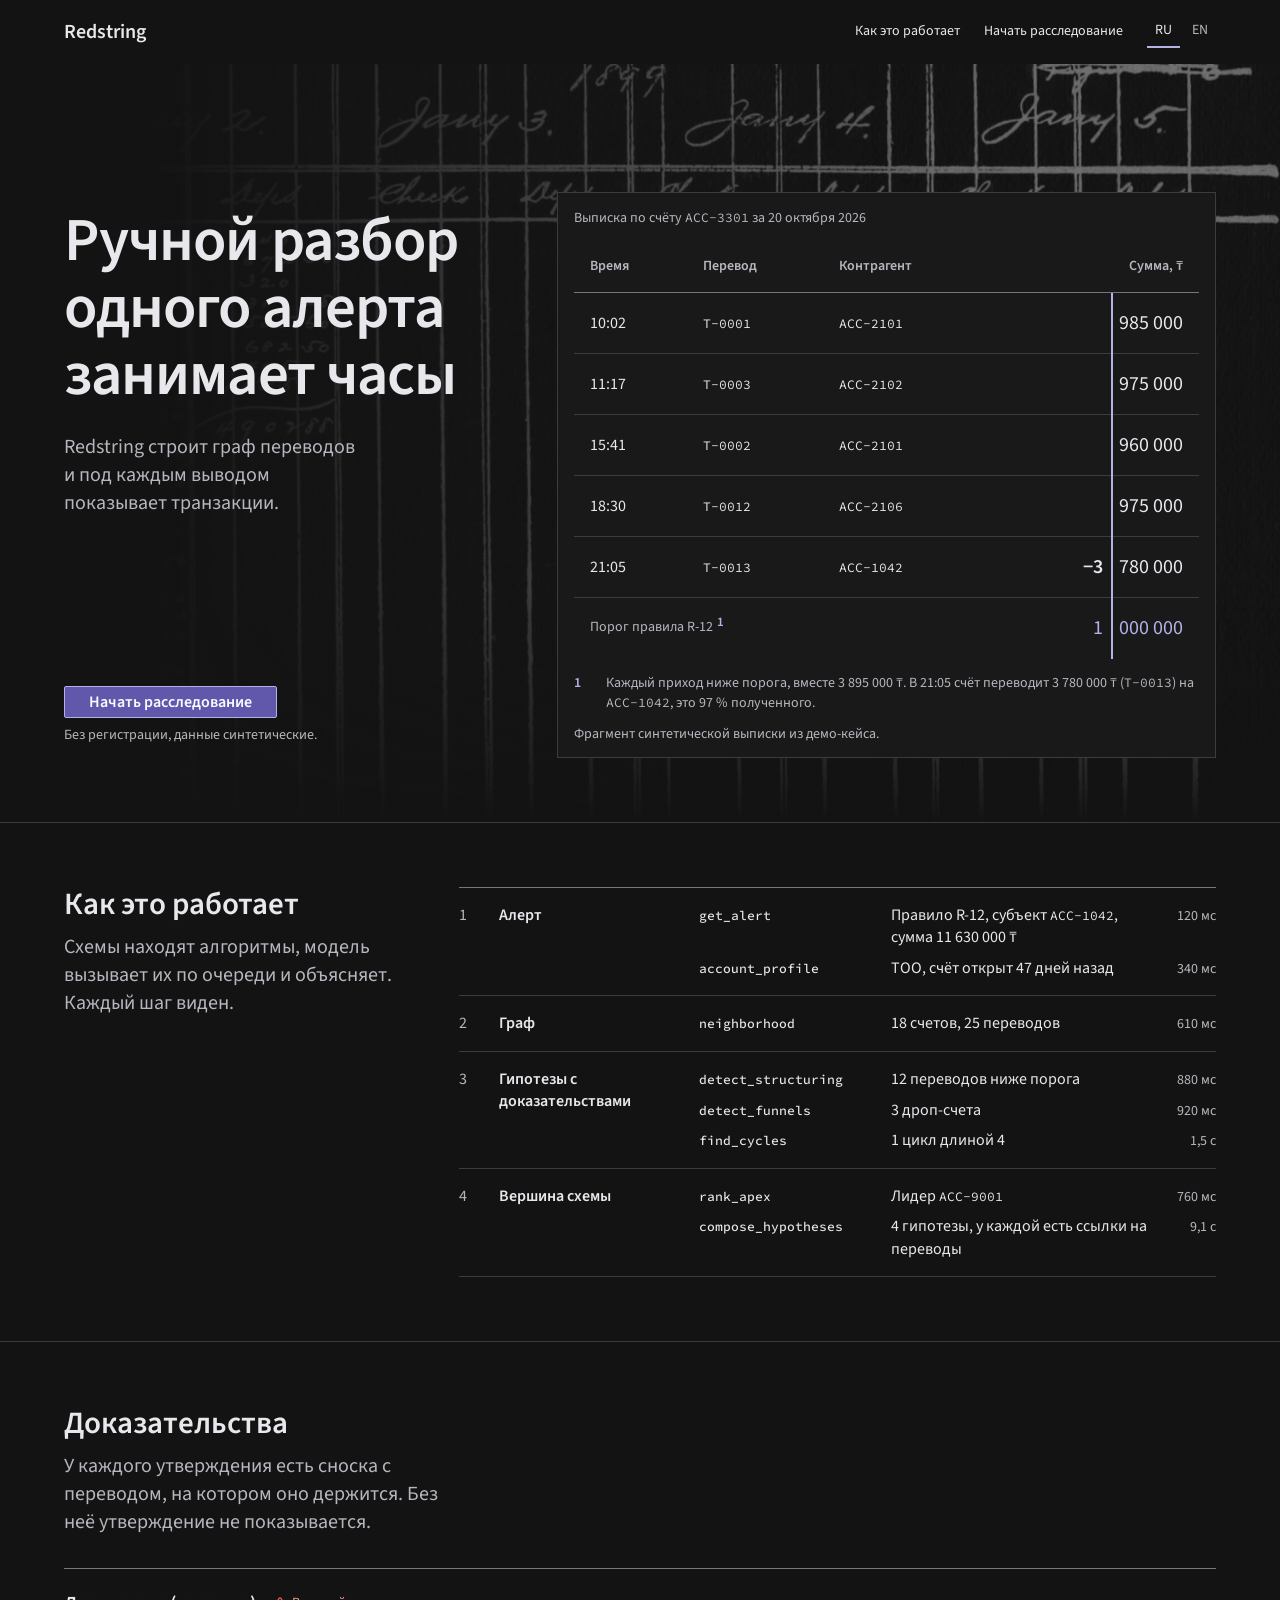
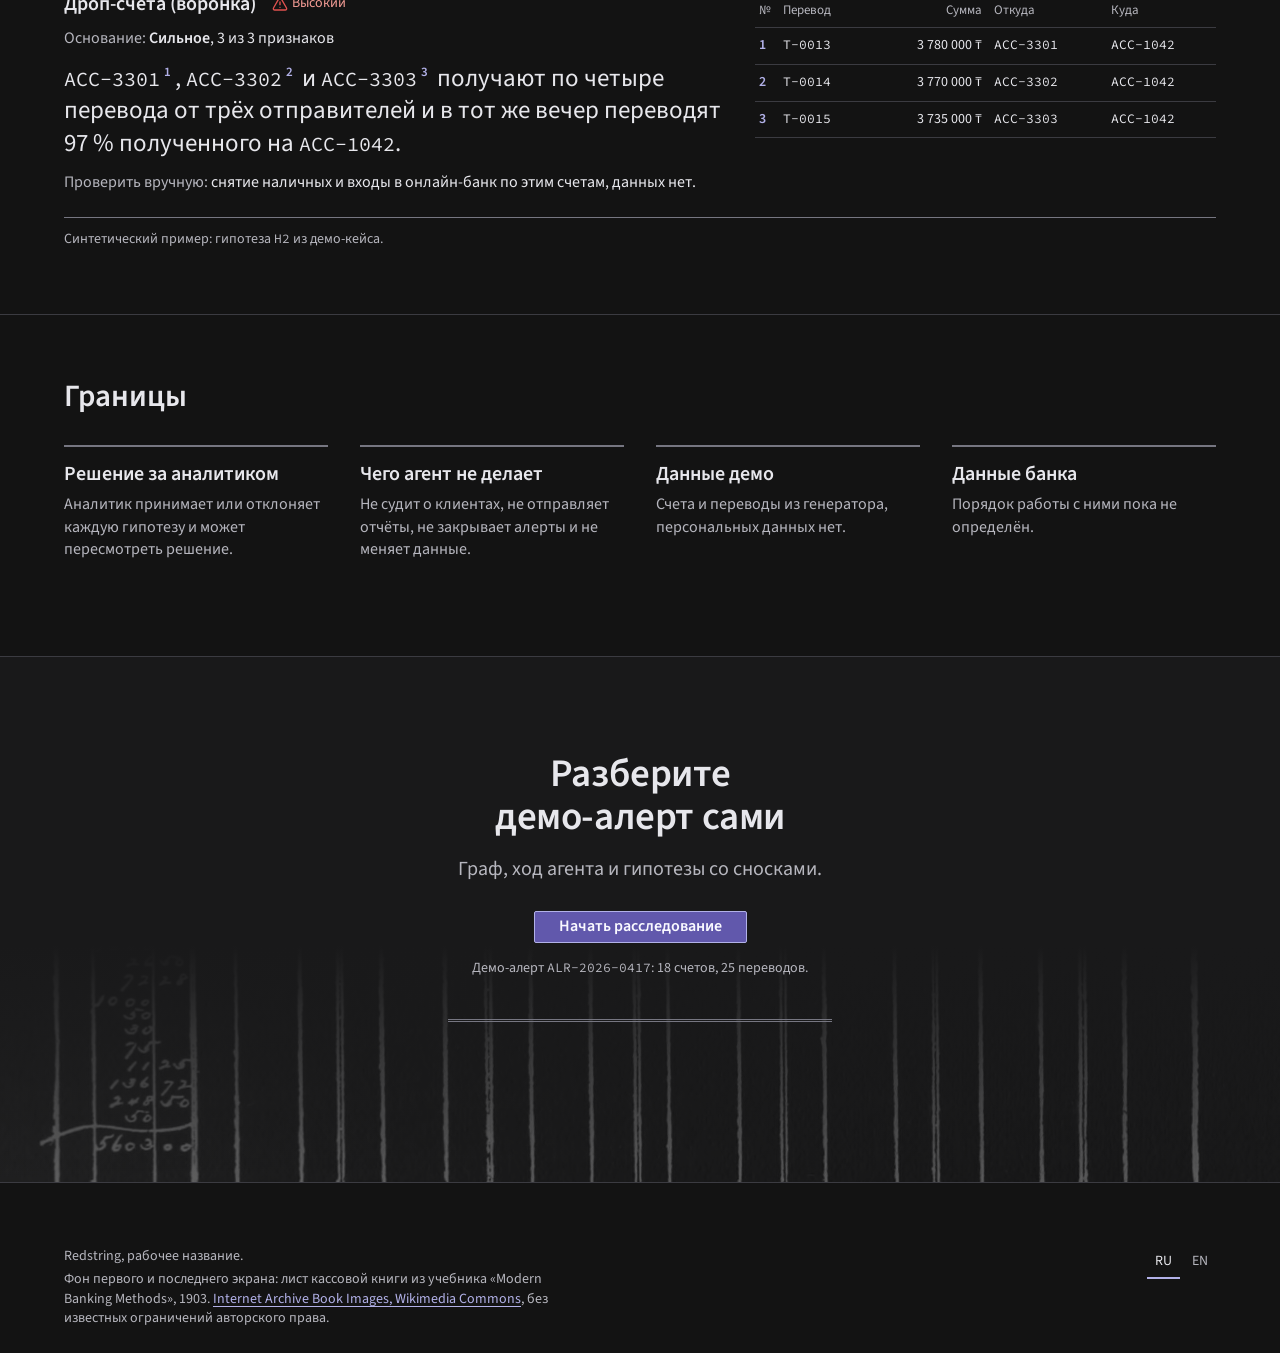
<file: prototype/index.html>
<!doctype html>
<html lang="ru" data-theme="dark">
<head>
  <meta charset="utf-8" />
  <meta name="viewport" content="width=device-width, initial-scale=1" />
  <title>Redstring, помощник AML-аналитика</title>
  <meta name="description" content="Redstring строит граф переводов, ищет схемы отмывания алгоритмами и под каждым выводом показывает переводы. Демо на синтетических данных." />
  <link rel="alternate" hreflang="en" href="en.html" />
  <link rel="icon" href="data:," />
  <link rel="stylesheet" href="landing.css" />
</head>
<body>
  <svg class="visually-hidden" aria-hidden="true" focusable="false">
    <symbol id="i-triangle-alert" viewBox="0 0 24 24"><path d="m21.73 18-8-14a2 2 0 0 0-3.48 0l-8 14A2 2 0 0 0 4 21h16a2 2 0 0 0 1.73-3" /><path d="M12 9v4" /><path d="M12 17h.01" /></symbol>
  </svg>

  <a class="skip" href="#main">Перейти к содержимому</a>

  <header class="nav">
    <div class="container nav-row">
      <a class="wordmark" href="index.html" aria-label="Redstring, главная">Redstring</a>
      <div class="nav-end">
        <nav class="nav-links" aria-label="Разделы">
          <a href="#how">Как это работает</a>
          <a href="investigate.html?lang=ru">Начать расследование</a>
        </nav>
        <nav class="lang" aria-label="Язык">
          <a href="index.html" hreflang="ru" lang="ru" aria-current="page">RU</a>
          <a href="en.html" hreflang="en" lang="en">EN</a>
        </nav>
      </div>
    </div>
  </header>

  <main id="main">
    <section class="hero" aria-labelledby="hero-title">
      <div class="hero-photo" aria-hidden="true">
        <img src="assets/ledger-1903.jpg" alt="" width="1920" height="1315" fetchpriority="high" />
      </div>
      <div class="container hero-grid">
        <div class="hero-text">
          <h1 id="hero-title">Ручной разбор одного алерта занимает часы</h1>
          <p class="lede">Redstring строит граф переводов и под каждым выводом показывает транзакции.</p>
          <div class="hero-action">
            <a class="btn-primary" href="investigate.html?lang=ru">Начать расследование</a>
            <p class="action-note">Без регистрации, данные синтетические.</p>
          </div>
        </div>

        <figure class="statement" aria-labelledby="statement-caption">
          <table class="statement-table">
            <caption id="statement-caption">Выписка по счёту <span class="id">ACC-3301</span> за 20 октября 2026</caption>
            <thead>
              <tr><th scope="col">Время</th><th scope="col">Перевод</th><th scope="col">Контрагент</th><th scope="col" class="amt-head">Сумма, ₸</th></tr>
            </thead>
            <tbody>
              <tr><td class="num">10:02</td><td><span class="id">T-0001</span></td><td><span class="id">ACC-2101</span></td><td class="amt"><span class="amt-cell" aria-hidden="true"><span class="amt-hi"></span><span class="amt-lo">985 000</span></span><span class="visually-hidden">985 000</span></td></tr>
              <tr><td class="num">11:17</td><td><span class="id">T-0003</span></td><td><span class="id">ACC-2102</span></td><td class="amt"><span class="amt-cell" aria-hidden="true"><span class="amt-hi"></span><span class="amt-lo">975 000</span></span><span class="visually-hidden">975 000</span></td></tr>
              <tr><td class="num">15:41</td><td><span class="id">T-0002</span></td><td><span class="id">ACC-2101</span></td><td class="amt"><span class="amt-cell" aria-hidden="true"><span class="amt-hi"></span><span class="amt-lo">960 000</span></span><span class="visually-hidden">960 000</span></td></tr>
              <tr><td class="num">18:30</td><td><span class="id">T-0012</span></td><td><span class="id">ACC-2106</span></td><td class="amt"><span class="amt-cell" aria-hidden="true"><span class="amt-hi"></span><span class="amt-lo">975 000</span></span><span class="visually-hidden">975 000</span></td></tr>
              <tr class="is-out"><td class="num">21:05</td><td><span class="id">T-0013</span></td><td><span class="id">ACC-1042</span></td><td class="amt"><span class="amt-cell" aria-hidden="true"><span class="amt-hi">−3</span><span class="amt-lo">780 000</span></span><span class="visually-hidden">минус 3 780 000</span></td></tr>
            </tbody>
            <tfoot>
              <tr class="threshold-row">
                <th scope="row" colspan="3">Порог правила R-12<sup><a class="fn-mark" id="hero-ref-1" href="#hero-fn-1" aria-label="Сноска 1">1</a></sup></th>
                <td class="amt"><span class="amt-cell" aria-hidden="true"><span class="amt-hi">1</span><span class="amt-lo">000 000</span></span><span class="visually-hidden">1 000 000</span></td>
              </tr>
            </tfoot>
          </table>
          <ol class="notes">
            <li id="hero-fn-1"><a class="note-n" href="#hero-ref-1" aria-label="К сноске 1 в выписке">1</a><p>Каждый приход ниже порога, вместе 3 895 000 ₸. В 21:05 счёт переводит 3 780 000 ₸ (<span class="id">T-0013</span>) на <span class="id">ACC-1042</span>, это 97 % полученного.</p></li>
          </ol>
          <figcaption>Фрагмент синтетической выписки из демо-кейса.</figcaption>
        </figure>
      </div>
    </section>

    <section class="section how" id="how" aria-labelledby="how-title">
      <div class="container how-grid">
        <div class="section-head">
          <h2 id="how-title">Как это работает</h2>
          <p class="section-lede">Схемы находят алгоритмы, модель вызывает их по очереди и объясняет. Каждый шаг виден.</p>
        </div>
        <ol class="run" aria-label="Ход агента на демо-алерте ALR-2026-0417">
          <li class="stage">
            <span class="stage-n num" aria-hidden="true">1</span><h3 class="stage-name">Алерт</h3>
            <ul class="calls">
              <li><span class="id call-tool">get_alert</span><span class="call-result">Правило R-12, субъект <span class="id">ACC-1042</span>, сумма 11 630 000 ₸</span><span class="call-time num">120 мс</span></li>
              <li><span class="id call-tool">account_profile</span><span class="call-result">ТОО, счёт открыт 47 дней назад</span><span class="call-time num">340 мс</span></li>
            </ul>
          </li>
          <li class="stage">
            <span class="stage-n num" aria-hidden="true">2</span><h3 class="stage-name">Граф</h3>
            <ul class="calls">
              <li><span class="id call-tool">neighborhood</span><span class="call-result">18 счетов, 25 переводов</span><span class="call-time num">610 мс</span></li>
            </ul>
          </li>
          <li class="stage">
            <span class="stage-n num" aria-hidden="true">3</span><h3 class="stage-name">Гипотезы с доказательствами</h3>
            <ul class="calls">
              <li><span class="id call-tool">detect_structuring</span><span class="call-result">12 переводов ниже порога</span><span class="call-time num">880 мс</span></li>
              <li><span class="id call-tool">detect_funnels</span><span class="call-result">3 дроп-счета</span><span class="call-time num">920 мс</span></li>
              <li><span class="id call-tool">find_cycles</span><span class="call-result">1 цикл длиной 4</span><span class="call-time num">1,5 с</span></li>
            </ul>
          </li>
          <li class="stage">
            <span class="stage-n num" aria-hidden="true">4</span><h3 class="stage-name">Вершина схемы</h3>
            <ul class="calls">
              <li><span class="id call-tool">rank_apex</span><span class="call-result">Лидер <span class="id">ACC-9001</span></span><span class="call-time num">760 мс</span></li>
              <li><span class="id call-tool">compose_hypotheses</span><span class="call-result">4 гипотезы, у каждой есть ссылки на переводы</span><span class="call-time num">9,1 с</span></li>
            </ul>
          </li>
        </ol>
      </div>
    </section>

    <section class="section evidence" id="evidence" aria-labelledby="evidence-title">
      <div class="container">
        <div class="section-head">
          <h2 id="evidence-title">Доказательства</h2>
          <p class="section-lede">У каждого утверждения есть сноска с переводом, на котором оно держится. Без неё утверждение не показывается.</p>
        </div>
        <article class="exhibit" aria-labelledby="exhibit-title">
          <div class="exhibit-main">
            <div class="exhibit-head">
              <h3 id="exhibit-title">Дроп-счета (воронка)</h3>
              <span class="risk risk-high"><svg class="icon" aria-hidden="true"><use href="#i-triangle-alert" /></svg>Высокий</span>
            </div>
            <p class="basis"><span class="muted">Основание:</span> <strong>Сильное</strong>, 3 из 3 признаков</p>
            <p class="claim"><span class="id">ACC-3301</span><sup><a class="fn-mark" href="#ev-fn-1" aria-label="Сноска 1">1</a></sup>, <span class="id">ACC-3302</span><sup><a class="fn-mark" href="#ev-fn-2" aria-label="Сноска 2">2</a></sup> и <span class="id">ACC-3303</span><sup><a class="fn-mark" href="#ev-fn-3" aria-label="Сноска 3">3</a></sup> получают по четыре перевода от трёх отправителей и в тот же вечер переводят 97 % полученного на <span class="id">ACC-1042</span>.</p>
            <p class="check"><span class="muted">Проверить вручную:</span> снятие наличных и входы в онлайн-банк по этим счетам, данных нет.</p>
          </div>
          <aside class="margin" aria-label="Сноски к гипотезе H2">
            <table class="fn-table">
              <thead><tr><th scope="col" class="fn-n">№</th><th scope="col">Перевод</th><th scope="col" class="amt">Сумма</th><th scope="col">Откуда</th><th scope="col">Куда</th></tr></thead>
              <tbody id="ev-fn-1"><tr><th scope="row" class="fn-n">1</th><td><span class="id">T-0013</span></td><td class="amt num">3 780 000 ₸</td><td><span class="id">ACC-3301</span></td><td><span class="id">ACC-1042</span></td></tr></tbody>
              <tbody id="ev-fn-2"><tr><th scope="row" class="fn-n">2</th><td><span class="id">T-0014</span></td><td class="amt num">3 770 000 ₸</td><td><span class="id">ACC-3302</span></td><td><span class="id">ACC-1042</span></td></tr></tbody>
              <tbody id="ev-fn-3"><tr><th scope="row" class="fn-n">3</th><td><span class="id">T-0015</span></td><td class="amt num">3 735 000 ₸</td><td><span class="id">ACC-3303</span></td><td><span class="id">ACC-1042</span></td></tr></tbody>
            </table>
          </aside>
        </article>
        <p class="exhibit-note">Синтетический пример: гипотеза <span class="id">H2</span> из демо-кейса.</p>
      </div>
    </section>

    <section class="section limits" id="limits" aria-labelledby="limits-title">
      <div class="container">
        <div class="section-head">
          <h2 id="limits-title">Границы</h2>
        </div>
        <dl class="terms">
          <div class="term"><dt>Решение за аналитиком</dt><dd>Аналитик принимает или отклоняет каждую гипотезу и может пересмотреть решение.</dd></div>
          <div class="term"><dt>Чего агент не делает</dt><dd>Не судит о клиентах, не отправляет отчёты, не закрывает алерты и не меняет данные.</dd></div>
          <div class="term"><dt>Данные демо</dt><dd>Счета и переводы из генератора, персональных данных нет.</dd></div>
          <div class="term"><dt>Данные банка</dt><dd>Порядок работы с ними пока не определён.</dd></div>
        </dl>
      </div>
    </section>

    <section class="band" aria-labelledby="band-title">
      <div class="band-photo" aria-hidden="true">
        <img src="assets/ledger-1903.jpg" alt="" width="1920" height="1315" loading="lazy" />
      </div>
      <div class="container band-inner">
        <h2 id="band-title">Разберите демо-алерт сами</h2>
        <p class="band-lede">Граф, ход агента и гипотезы со сносками.</p>
        <a class="btn-primary" href="investigate.html?lang=ru">Начать расследование</a>
        <p class="band-meta">Демо-алерт <span class="id">ALR-2026-0417</span>: 18 счетов, 25 переводов.</p>
        <span class="closing-rule" aria-hidden="true"></span>
      </div>
    </section>
  </main>

  <footer class="footer">
    <div class="container footer-row">
      <div class="footer-text">
        <p>Redstring, рабочее название.</p>
        <p>Фон первого и последнего экрана: лист кассовой книги из учебника «Modern Banking Methods», 1903. <a href="https://commons.wikimedia.org/wiki/File:Modern_banking_methods_and_practical_bank_bookkeeping;_illustrated_with_over_two_hundred_forms_of_bank_books,_records_and_blanks_(1903)_(14597619308).jpg">Internet Archive Book Images, Wikimedia Commons</a>, без известных ограничений авторского права.</p>
      </div>
      <nav class="lang" aria-label="Язык">
        <a href="index.html" hreflang="ru" lang="ru" aria-current="page">RU</a>
        <a href="en.html" hreflang="en" lang="en">EN</a>
      </nav>
    </div>
  </footer>

  <script src="landing.js"></script>
</body>
</html>
</file>
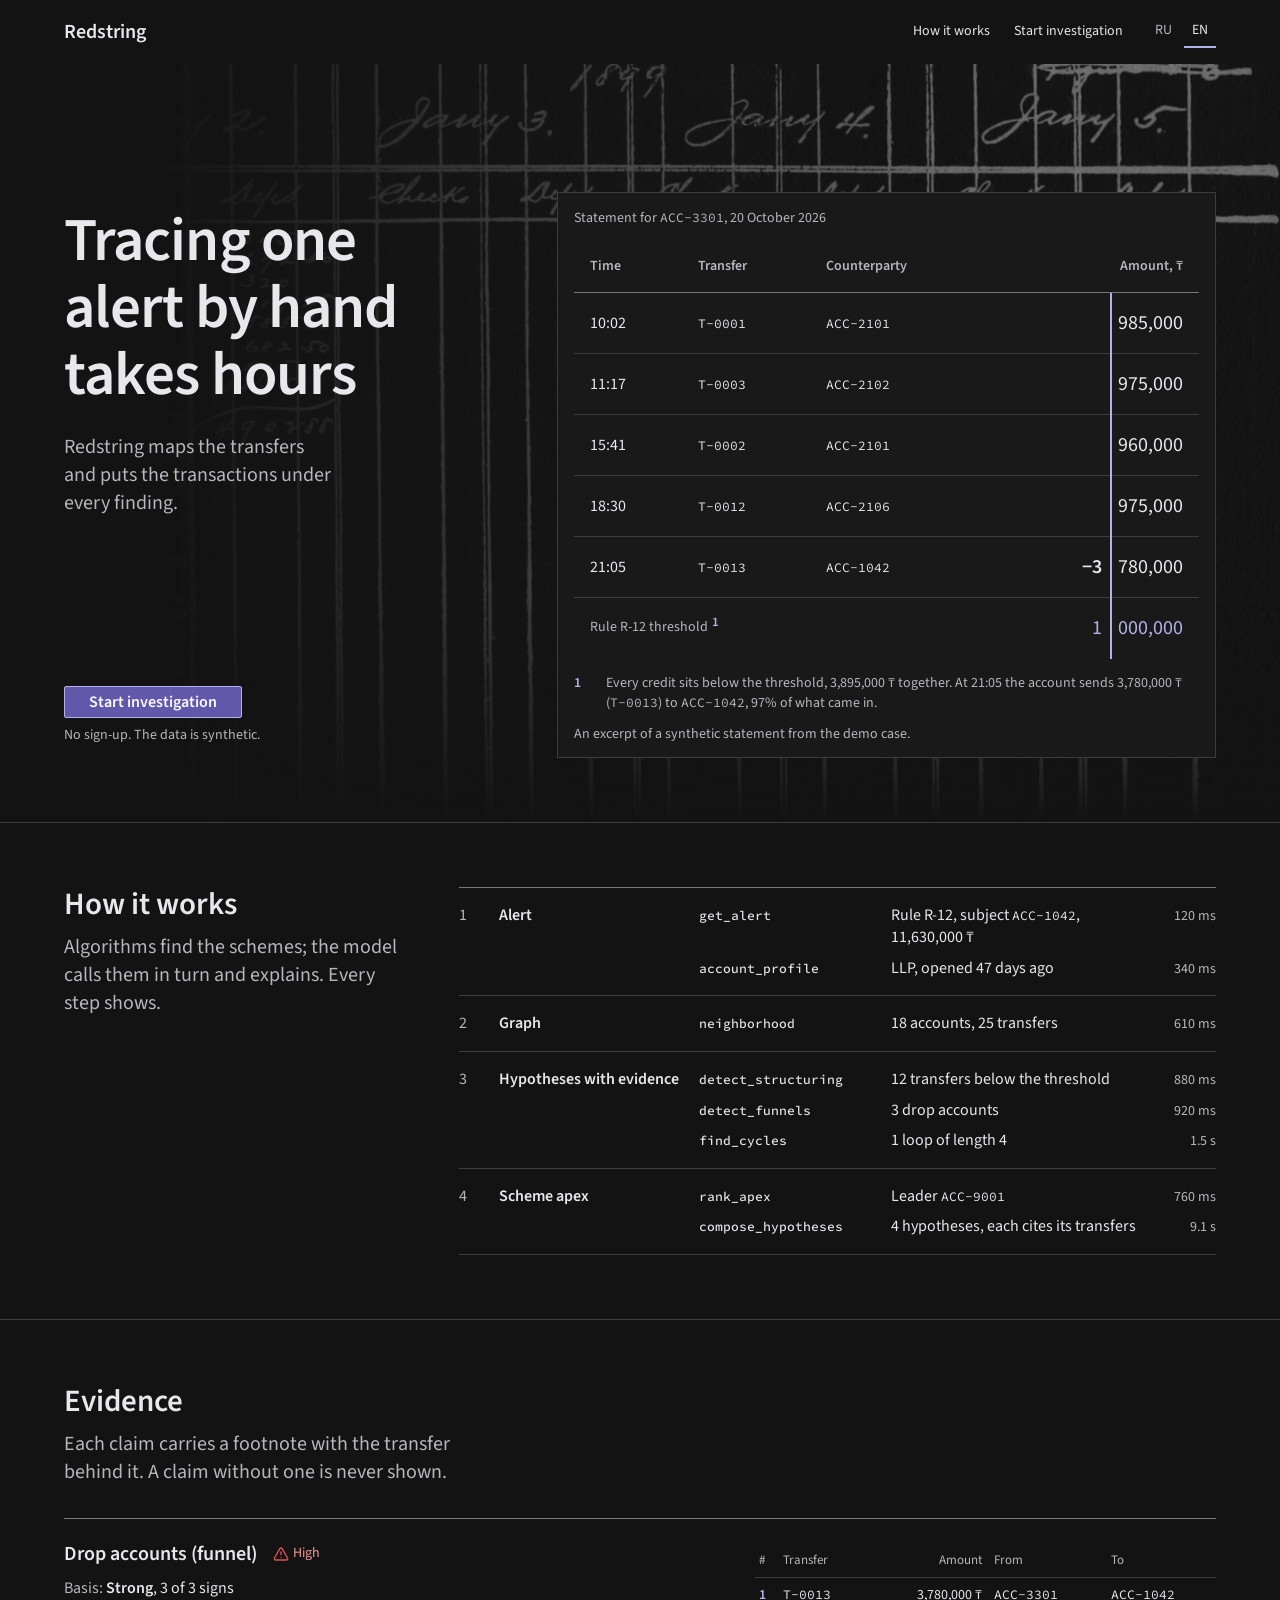
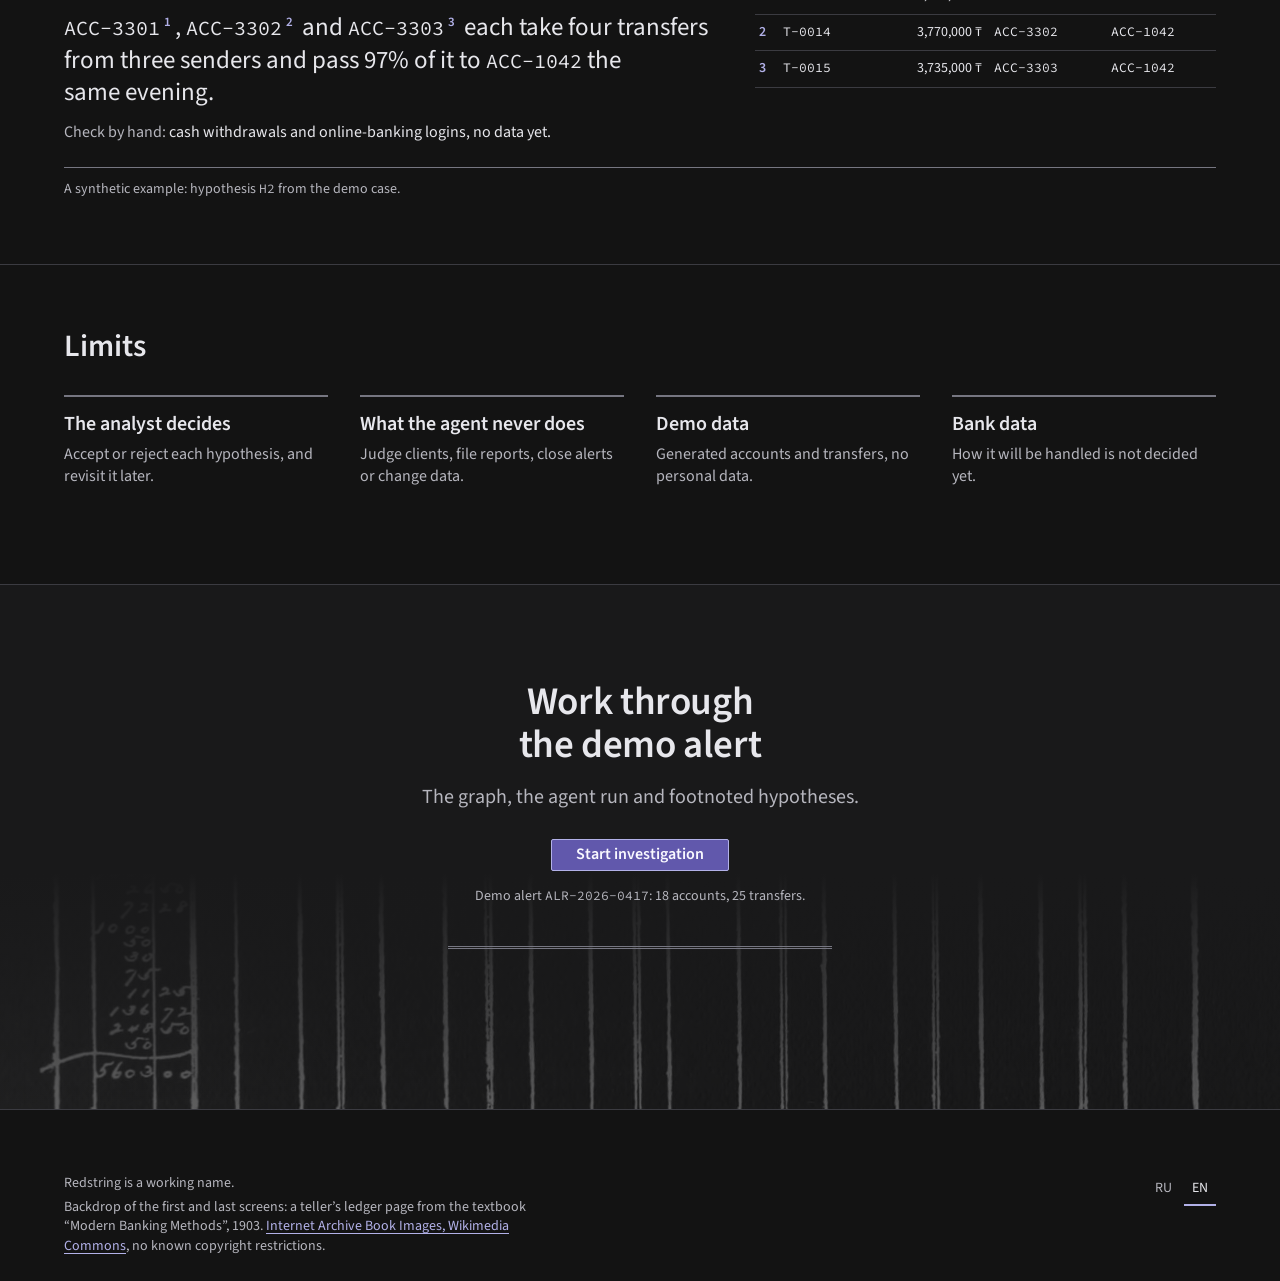
<file: prototype/en.html>
<!doctype html>
<html lang="en" data-theme="dark">
<head>
  <meta charset="utf-8" />
  <meta name="viewport" content="width=device-width, initial-scale=1" />
  <title>Redstring, an assistant for AML analysts</title>
  <meta name="description" content="Redstring maps the transfers, finds laundering schemes with algorithms and puts the transactions under every finding. The demo runs on synthetic data." />
  <link rel="alternate" hreflang="ru" href="index.html" />
  <link rel="icon" href="data:," />
  <link rel="stylesheet" href="landing.css" />
</head>
<body>
  <svg class="visually-hidden" aria-hidden="true" focusable="false">
    <symbol id="i-triangle-alert" viewBox="0 0 24 24"><path d="m21.73 18-8-14a2 2 0 0 0-3.48 0l-8 14A2 2 0 0 0 4 21h16a2 2 0 0 0 1.73-3" /><path d="M12 9v4" /><path d="M12 17h.01" /></symbol>
  </svg>

  <a class="skip" href="#main">Skip to content</a>

  <header class="nav">
    <div class="container nav-row">
      <a class="wordmark" href="en.html" aria-label="Redstring, home">Redstring</a>
      <div class="nav-end">
        <nav class="nav-links" aria-label="Sections">
          <a href="#how">How it works</a>
          <a href="investigate.html?lang=en">Start investigation</a>
        </nav>
        <nav class="lang" aria-label="Language">
          <a href="index.html" hreflang="ru" lang="ru">RU</a>
          <a href="en.html" hreflang="en" lang="en" aria-current="page">EN</a>
        </nav>
      </div>
    </div>
  </header>

  <main id="main">
    <section class="hero" aria-labelledby="hero-title">
      <div class="hero-photo" aria-hidden="true">
        <img src="assets/ledger-1903.jpg" alt="" width="1920" height="1315" fetchpriority="high" />
      </div>
      <div class="container hero-grid">
        <div class="hero-text">
          <h1 id="hero-title">Tracing one alert by hand takes hours</h1>
          <p class="lede">Redstring maps the transfers and puts the transactions under every finding.</p>
          <div class="hero-action">
            <a class="btn-primary" href="investigate.html?lang=en">Start investigation</a>
            <p class="action-note">No sign-up. The data is synthetic.</p>
          </div>
        </div>

        <figure class="statement" aria-labelledby="statement-caption">
          <table class="statement-table">
            <caption id="statement-caption">Statement for <span class="id">ACC-3301</span>, 20 October 2026</caption>
            <thead>
              <tr><th scope="col">Time</th><th scope="col">Transfer</th><th scope="col">Counterparty</th><th scope="col" class="amt-head">Amount, ₸</th></tr>
            </thead>
            <tbody>
              <tr><td class="num">10:02</td><td><span class="id">T-0001</span></td><td><span class="id">ACC-2101</span></td><td class="amt"><span class="amt-cell" aria-hidden="true"><span class="amt-hi"></span><span class="amt-lo">985,000</span></span><span class="visually-hidden">985,000</span></td></tr>
              <tr><td class="num">11:17</td><td><span class="id">T-0003</span></td><td><span class="id">ACC-2102</span></td><td class="amt"><span class="amt-cell" aria-hidden="true"><span class="amt-hi"></span><span class="amt-lo">975,000</span></span><span class="visually-hidden">975,000</span></td></tr>
              <tr><td class="num">15:41</td><td><span class="id">T-0002</span></td><td><span class="id">ACC-2101</span></td><td class="amt"><span class="amt-cell" aria-hidden="true"><span class="amt-hi"></span><span class="amt-lo">960,000</span></span><span class="visually-hidden">960,000</span></td></tr>
              <tr><td class="num">18:30</td><td><span class="id">T-0012</span></td><td><span class="id">ACC-2106</span></td><td class="amt"><span class="amt-cell" aria-hidden="true"><span class="amt-hi"></span><span class="amt-lo">975,000</span></span><span class="visually-hidden">975,000</span></td></tr>
              <tr class="is-out"><td class="num">21:05</td><td><span class="id">T-0013</span></td><td><span class="id">ACC-1042</span></td><td class="amt"><span class="amt-cell" aria-hidden="true"><span class="amt-hi">−3</span><span class="amt-lo">780,000</span></span><span class="visually-hidden">minus 3,780,000</span></td></tr>
            </tbody>
            <tfoot>
              <tr class="threshold-row">
                <th scope="row" colspan="3">Rule R-12 threshold<sup><a class="fn-mark" id="hero-ref-1" href="#hero-fn-1" aria-label="Footnote 1">1</a></sup></th>
                <td class="amt"><span class="amt-cell" aria-hidden="true"><span class="amt-hi">1</span><span class="amt-lo">000,000</span></span><span class="visually-hidden">1,000,000</span></td>
              </tr>
            </tfoot>
          </table>
          <ol class="notes">
            <li id="hero-fn-1"><a class="note-n" href="#hero-ref-1" aria-label="Back to footnote 1 in the statement">1</a><p>Every credit sits below the threshold, 3,895,000 ₸ together. At 21:05 the account sends 3,780,000 ₸ (<span class="id">T-0013</span>) to <span class="id">ACC-1042</span>, 97% of what came in.</p></li>
          </ol>
          <figcaption>An excerpt of a synthetic statement from the demo case.</figcaption>
        </figure>
      </div>
    </section>

    <section class="section how" id="how" aria-labelledby="how-title">
      <div class="container how-grid">
        <div class="section-head">
          <h2 id="how-title">How it works</h2>
          <p class="section-lede">Algorithms find the schemes; the model calls them in turn and explains. Every step shows.</p>
        </div>
        <ol class="run" aria-label="The agent run on demo alert ALR-2026-0417">
          <li class="stage">
            <span class="stage-n num" aria-hidden="true">1</span><h3 class="stage-name">Alert</h3>
            <ul class="calls">
              <li><span class="id call-tool">get_alert</span><span class="call-result">Rule R-12, subject <span class="id">ACC-1042</span>, 11,630,000 ₸</span><span class="call-time num">120 ms</span></li>
              <li><span class="id call-tool">account_profile</span><span class="call-result">LLP, opened 47 days ago</span><span class="call-time num">340 ms</span></li>
            </ul>
          </li>
          <li class="stage">
            <span class="stage-n num" aria-hidden="true">2</span><h3 class="stage-name">Graph</h3>
            <ul class="calls">
              <li><span class="id call-tool">neighborhood</span><span class="call-result">18 accounts, 25 transfers</span><span class="call-time num">610 ms</span></li>
            </ul>
          </li>
          <li class="stage">
            <span class="stage-n num" aria-hidden="true">3</span><h3 class="stage-name">Hypotheses with evidence</h3>
            <ul class="calls">
              <li><span class="id call-tool">detect_structuring</span><span class="call-result">12 transfers below the threshold</span><span class="call-time num">880 ms</span></li>
              <li><span class="id call-tool">detect_funnels</span><span class="call-result">3 drop accounts</span><span class="call-time num">920 ms</span></li>
              <li><span class="id call-tool">find_cycles</span><span class="call-result">1 loop of length 4</span><span class="call-time num">1.5 s</span></li>
            </ul>
          </li>
          <li class="stage">
            <span class="stage-n num" aria-hidden="true">4</span><h3 class="stage-name">Scheme apex</h3>
            <ul class="calls">
              <li><span class="id call-tool">rank_apex</span><span class="call-result">Leader <span class="id">ACC-9001</span></span><span class="call-time num">760 ms</span></li>
              <li><span class="id call-tool">compose_hypotheses</span><span class="call-result">4 hypotheses, each cites its transfers</span><span class="call-time num">9.1 s</span></li>
            </ul>
          </li>
        </ol>
      </div>
    </section>

    <section class="section evidence" id="evidence" aria-labelledby="evidence-title">
      <div class="container">
        <div class="section-head">
          <h2 id="evidence-title">Evidence</h2>
          <p class="section-lede">Each claim carries a footnote with the transfer behind it. A claim without one is never shown.</p>
        </div>
        <article class="exhibit" aria-labelledby="exhibit-title">
          <div class="exhibit-main">
            <div class="exhibit-head">
              <h3 id="exhibit-title">Drop accounts (funnel)</h3>
              <span class="risk risk-high"><svg class="icon" aria-hidden="true"><use href="#i-triangle-alert" /></svg>High</span>
            </div>
            <p class="basis"><span class="muted">Basis:</span> <strong>Strong</strong>, 3 of 3 signs</p>
            <p class="claim"><span class="id">ACC-3301</span><sup><a class="fn-mark" href="#ev-fn-1" aria-label="Footnote 1">1</a></sup>, <span class="id">ACC-3302</span><sup><a class="fn-mark" href="#ev-fn-2" aria-label="Footnote 2">2</a></sup> and <span class="id">ACC-3303</span><sup><a class="fn-mark" href="#ev-fn-3" aria-label="Footnote 3">3</a></sup> each take four transfers from three senders and pass 97% of it to <span class="id">ACC-1042</span> the same evening.</p>
            <p class="check"><span class="muted">Check by hand:</span> cash withdrawals and online-banking logins, no data yet.</p>
          </div>
          <aside class="margin" aria-label="Footnotes to hypothesis H2">
            <table class="fn-table">
              <thead><tr><th scope="col" class="fn-n">#</th><th scope="col">Transfer</th><th scope="col" class="amt">Amount</th><th scope="col">From</th><th scope="col">To</th></tr></thead>
              <tbody id="ev-fn-1"><tr><th scope="row" class="fn-n">1</th><td><span class="id">T-0013</span></td><td class="amt num">3,780,000 ₸</td><td><span class="id">ACC-3301</span></td><td><span class="id">ACC-1042</span></td></tr></tbody>
              <tbody id="ev-fn-2"><tr><th scope="row" class="fn-n">2</th><td><span class="id">T-0014</span></td><td class="amt num">3,770,000 ₸</td><td><span class="id">ACC-3302</span></td><td><span class="id">ACC-1042</span></td></tr></tbody>
              <tbody id="ev-fn-3"><tr><th scope="row" class="fn-n">3</th><td><span class="id">T-0015</span></td><td class="amt num">3,735,000 ₸</td><td><span class="id">ACC-3303</span></td><td><span class="id">ACC-1042</span></td></tr></tbody>
            </table>
          </aside>
        </article>
        <p class="exhibit-note">A synthetic example: hypothesis <span class="id">H2</span> from the demo case.</p>
      </div>
    </section>

    <section class="section limits" id="limits" aria-labelledby="limits-title">
      <div class="container">
        <div class="section-head">
          <h2 id="limits-title">Limits</h2>
        </div>
        <dl class="terms">
          <div class="term"><dt>The analyst decides</dt><dd>Accept or reject each hypothesis, and revisit it later.</dd></div>
          <div class="term"><dt>What the agent never does</dt><dd>Judge clients, file reports, close alerts or change data.</dd></div>
          <div class="term"><dt>Demo data</dt><dd>Generated accounts and transfers, no personal data.</dd></div>
          <div class="term"><dt>Bank data</dt><dd>How it will be handled is not decided yet.</dd></div>
        </dl>
      </div>
    </section>

    <section class="band" aria-labelledby="band-title">
      <div class="band-photo" aria-hidden="true">
        <img src="assets/ledger-1903.jpg" alt="" width="1920" height="1315" loading="lazy" />
      </div>
      <div class="container band-inner">
        <h2 id="band-title">Work through the demo alert</h2>
        <p class="band-lede">The graph, the agent run and footnoted hypotheses.</p>
        <a class="btn-primary" href="investigate.html?lang=en">Start investigation</a>
        <p class="band-meta">Demo alert <span class="id">ALR-2026-0417</span>: 18 accounts, 25 transfers.</p>
        <span class="closing-rule" aria-hidden="true"></span>
      </div>
    </section>
  </main>

  <footer class="footer">
    <div class="container footer-row">
      <div class="footer-text">
        <p>Redstring is a working name.</p>
        <p>Backdrop of the first and last screens: a teller’s ledger page from the textbook “Modern Banking Methods”, 1903. <a href="https://commons.wikimedia.org/wiki/File:Modern_banking_methods_and_practical_bank_bookkeeping;_illustrated_with_over_two_hundred_forms_of_bank_books,_records_and_blanks_(1903)_(14597619308).jpg">Internet Archive Book Images, Wikimedia Commons</a>, no known copyright restrictions.</p>
      </div>
      <nav class="lang" aria-label="Language">
        <a href="index.html" hreflang="ru" lang="ru">RU</a>
        <a href="en.html" hreflang="en" lang="en" aria-current="page">EN</a>
      </nav>
    </div>
  </footer>

  <script src="landing.js"></script>
</body>
</html>
</file>
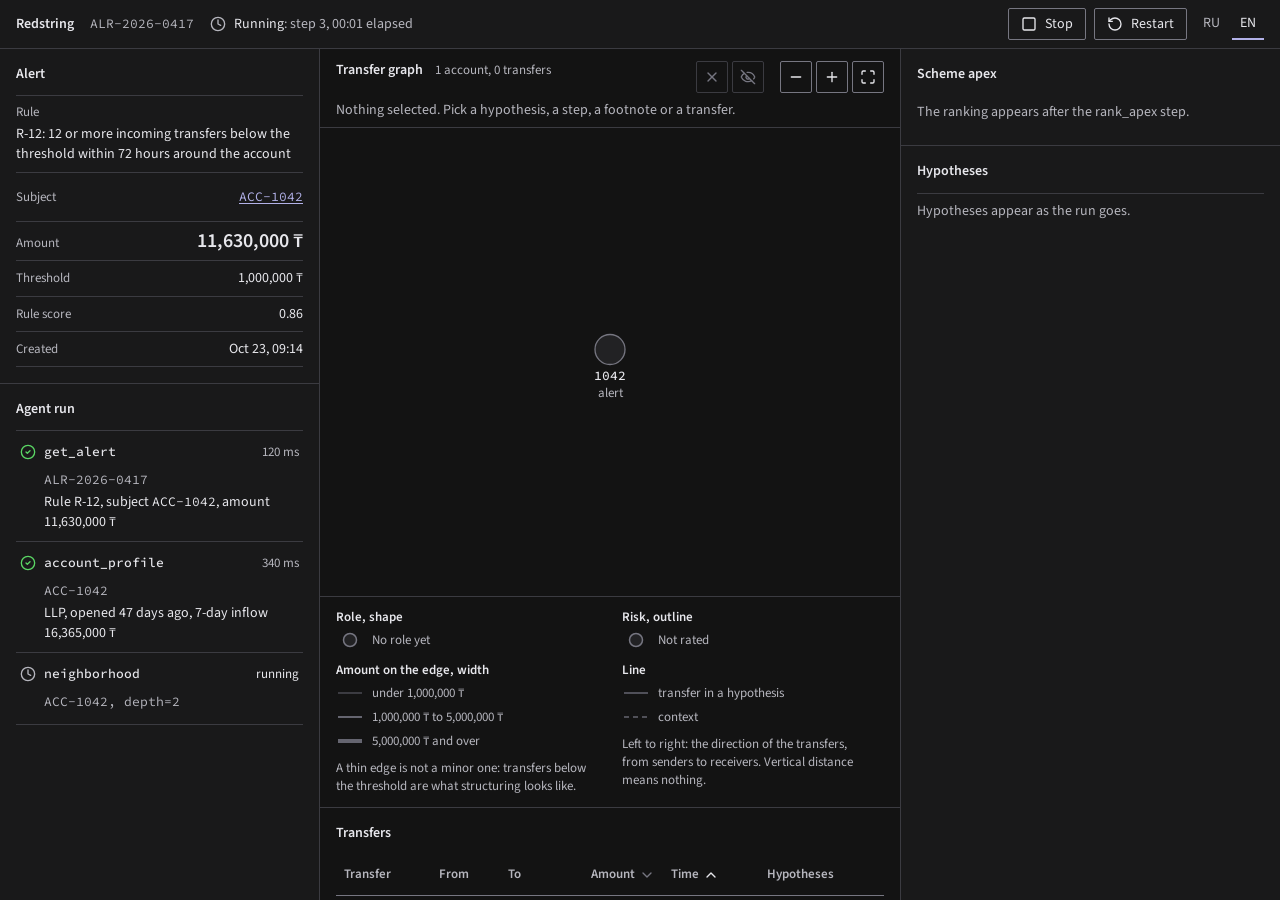
<file: prototype/investigate.html>
<!doctype html>
<html lang="ru" data-theme="dark">
<head>
  <meta charset="utf-8" />
  <meta name="viewport" content="width=device-width, initial-scale=1" />
  <title>Разбор алерта ALR-2026-0417, Redstring</title>
  <meta name="description" content="Демо-разбор алерта на синтетических данных: ход агента, граф переводов, вершина схемы и гипотезы со сносками на переводы." />
  <link rel="icon" href="data:," />
  <link rel="stylesheet" href="app.css" />
</head>
<body>
  <svg class="visually-hidden" aria-hidden="true" focusable="false">
    <symbol id="i-triangle-alert" viewBox="0 0 24 24"><path d="m21.73 18-8-14a2 2 0 0 0-3.48 0l-8 14A2 2 0 0 0 4 21h16a2 2 0 0 0 1.73-3" /><path d="M12 9v4" /><path d="M12 17h.01" /></symbol>
    <symbol id="i-circle-alert" viewBox="0 0 24 24"><circle cx="12" cy="12" r="10" /><line x1="12" x2="12" y1="8" y2="12" /><line x1="12" x2="12.01" y1="16" y2="16" /></symbol>
    <symbol id="i-circle-minus" viewBox="0 0 24 24"><circle cx="12" cy="12" r="10" /><path d="M8 12h8" /></symbol>
    <symbol id="i-circle-check" viewBox="0 0 24 24"><circle cx="12" cy="12" r="10" /><path d="m9 12 2 2 4-4" /></symbol>
    <symbol id="i-clock" viewBox="0 0 24 24"><circle cx="12" cy="12" r="10" /><polyline points="12 6 12 12 16 14" /></symbol>
    <symbol id="i-info" viewBox="0 0 24 24"><circle cx="12" cy="12" r="10" /><path d="M12 16v-4" /><path d="M12 8h.01" /></symbol>
    <symbol id="i-check" viewBox="0 0 24 24"><path d="M20 6 9 17l-5-5" /></symbol>
    <symbol id="i-ban" viewBox="0 0 24 24"><circle cx="12" cy="12" r="10" /><path d="m4.9 4.9 14.2 14.2" /></symbol>
    <symbol id="i-x" viewBox="0 0 24 24"><path d="M18 6 6 18" /><path d="m6 6 12 12" /></symbol>
    <symbol id="i-plus" viewBox="0 0 24 24"><path d="M5 12h14" /><path d="M12 5v14" /></symbol>
    <symbol id="i-minus" viewBox="0 0 24 24"><path d="M5 12h14" /></symbol>
    <symbol id="i-maximize" viewBox="0 0 24 24"><path d="M8 3H5a2 2 0 0 0-2 2v3" /><path d="M21 8V5a2 2 0 0 0-2-2h-3" /><path d="M3 16v3a2 2 0 0 0 2 2h3" /><path d="M16 21h3a2 2 0 0 0 2-2v-3" /></symbol>
    <symbol id="i-eye-off" viewBox="0 0 24 24"><path d="M10.733 5.076a10.744 10.744 0 0 1 11.205 6.575 1 1 0 0 1 0 .696 10.747 10.747 0 0 1-1.444 2.49" /><path d="M14.084 14.158a3 3 0 0 1-4.242-4.242" /><path d="M17.479 17.499a10.75 10.75 0 0 1-15.417-5.151 1 1 0 0 1 0-.696 10.75 10.75 0 0 1 4.446-5.143" /><path d="m2 2 20 20" /></symbol>
    <symbol id="i-eye" viewBox="0 0 24 24"><path d="M2.062 12.348a1 1 0 0 1 0-.696 10.75 10.75 0 0 1 19.876 0 1 1 0 0 1 0 .696 10.75 10.75 0 0 1-19.876 0" /><circle cx="12" cy="12" r="3" /></symbol>
    <symbol id="i-rotate-ccw" viewBox="0 0 24 24"><path d="M3 12a9 9 0 1 0 9-9 9.75 9.75 0 0 0-6.74 2.74L3 8" /><path d="M3 3v5h5" /></symbol>
    <symbol id="i-square" viewBox="0 0 24 24"><rect width="18" height="18" x="3" y="3" rx="2" /></symbol>
    <symbol id="i-chevron-down" viewBox="0 0 24 24"><path d="m6 9 6 6 6-6" /></symbol>
    <symbol id="i-chevron-up" viewBox="0 0 24 24"><path d="m18 15-6-6-6 6" /></symbol>
  </svg>

  <noscript>
    <style>.app, .skip { display: none; }</style>
    <div class="noscript">
      <p>Экрану расследования нужен JavaScript. <a href="index.html">Вернуться на главную</a></p>
      <p lang="en">The investigation screen needs JavaScript. <a href="en.html">Back to the home page</a></p>
    </div>
  </noscript>

  <a class="skip" href="#hypotheses" data-i18n="skip">К гипотезам</a>

  <div class="app">
    <header class="bar">
      <a class="wordmark" id="home-link" href="index.html" data-i18n-label="homeLabel" aria-label="Redstring, на главную">Redstring</a>
      <span class="id bar-alert">ALR-2026-0417</span>
      <p class="run-status" id="run-status"><svg class="icon" aria-hidden="true"><use href="#i-clock" /></svg><span class="run-text"><span id="run-live" aria-live="polite"></span><span id="run-detail" aria-hidden="true"></span></span></p>
      <div class="bar-actions">
        <button class="btn" type="button" id="btn-stop"><svg class="icon" aria-hidden="true"><use href="#i-square" /></svg><span data-i18n="stop">Остановить</span></button>
        <button class="btn" type="button" id="btn-restart"><svg class="icon" aria-hidden="true"><use href="#i-rotate-ccw" /></svg><span data-i18n="restart">Перезапустить</span></button>
        <nav class="lang" data-i18n-label="langLabel" aria-label="Язык">
          <a href="?lang=ru" hreflang="ru" lang="ru" data-lang="ru">RU</a>
          <a href="?lang=en" hreflang="en" lang="en" data-lang="en">EN</a>
        </nav>
      </div>
    </header>

    <main class="workspace" id="main">
      <section class="col col-left" aria-labelledby="h-alert">
        <div class="block">
          <h2 class="col-h" id="h-alert" data-i18n="alertH">Алерт</h2>
          <dl class="pairs" id="alert"></dl>
        </div>
        <div class="notice" id="notice" role="status" hidden></div>
        <div class="block block-steps">
          <h2 class="col-h" id="h-steps" data-i18n="stepsH">Ход агента</h2>
          <ol class="steps" id="steps"></ol>
          <p class="visually-hidden" id="announcer" aria-live="polite"></p>
        </div>
      </section>

      <section class="col col-center" aria-labelledby="h-graph">
        <div class="graph-head">
          <div class="graph-title">
            <h2 class="col-h" id="h-graph" data-i18n="graphH">Граф переводов</h2>
            <p class="graph-stats" id="graph-stats"></p>
          </div>
          <div class="toolbar">
            <button class="icon-btn" type="button" id="btn-clear" data-tip=""><svg class="icon" aria-hidden="true"><use href="#i-x" /></svg></button>
            <button class="icon-btn" type="button" id="btn-context" aria-pressed="false" data-tip=""><svg class="icon" aria-hidden="true"><use href="#i-eye-off" /></svg></button>
            <span class="toolbar-gap" aria-hidden="true"></span>
            <button class="icon-btn" type="button" id="btn-zoom-out" data-tip=""><svg class="icon" aria-hidden="true"><use href="#i-minus" /></svg></button>
            <button class="icon-btn" type="button" id="btn-zoom-in" data-tip=""><svg class="icon" aria-hidden="true"><use href="#i-plus" /></svg></button>
            <button class="icon-btn" type="button" id="btn-fit" data-tip=""><svg class="icon" aria-hidden="true"><use href="#i-maximize" /></svg></button>
          </div>
        </div>
        <p class="selection" id="selection"></p>
        <div class="graph">
          <div class="graph-canvas" id="graph" tabindex="0" role="group" aria-describedby="graph-hint">
            <svg class="graph-svg" id="graph-svg" aria-hidden="true"></svg>
            <div class="graph-labels" id="graph-labels" aria-hidden="true"></div>
            <p class="graph-empty" id="graph-empty" hidden></p>
          </div>
          <p class="visually-hidden" id="graph-hint"></p>
          <p class="graph-pan" id="graph-pan" hidden></p>
          <div class="panel" id="panel" role="dialog" aria-labelledby="panel-title" hidden></div>
        </div>
        <div class="legend" id="legend"></div>
        <div class="transfers">
          <h2 class="col-h" id="h-transfers" data-i18n="transfersH">Переводы</h2>
          <p class="table-hint" id="table-hint"></p>
          <div class="table-wrap">
            <table class="ledger" id="transfers" aria-labelledby="h-transfers"></table>
          </div>
        </div>
      </section>

      <section class="col col-right" aria-labelledby="h-apex">
        <div class="block">
          <h2 class="col-h" id="h-apex" data-i18n="apexH">Вершина схемы</h2>
          <div id="apex"></div>
        </div>
        <div class="block">
          <h2 class="col-h" id="h-hyps"><span data-i18n="hypsH">Гипотезы</span> <span class="count num" id="hyp-count"></span></h2>
          <ol class="hyps" id="hypotheses" tabindex="-1"></ol>
          <div class="closing" id="closing" hidden></div>
        </div>
      </section>
    </main>
  </div>

  <dialog class="dialog" id="confirm" aria-labelledby="confirm-title" aria-describedby="confirm-text">
    <h2 class="col-h" id="confirm-title"></h2>
    <p id="confirm-text"></p>
    <div class="dialog-actions">
      <button class="btn" type="button" id="confirm-cancel" autofocus></button>
      <button class="btn" type="button" id="confirm-ok"></button>
    </div>
  </dialog>

  <script src="data.js"></script>
  <script src="app.js"></script>
</body>
</html>
</file>
<file: prototype/landing.css>
/* Hallmark · shape: Ledger (custom: a ruled ledger page, the statement in the hero, footnotes in the margin) · genre: modern-minimal · theme: brand (locked DESIGN.md, Ledger Rule, landing motion amended 2026-11-10) · redesign: full · job: try · hero: Stage · nav: edge-aligned, the wordmark left, one anchor, the demo link and RU EN right · footer: colophon with the photo credit · imagery: one Wikimedia Commons photograph, a 1903 teller's ledger page behind the hero, and the product's own data · signature: the statement posts row by row, then the 1 000 000 ₸ threshold draws down through the amount column
 * axes: dark/humanist-sans/violet-muted · posture: restrained · contrast: pass · fold: pass · v2.0.0 */
/* Hallmark · pre-emit critique: P4 H4 E4 S5 R5 V4 · weakest: H, section heads stay at 31px under the locked scale; the 61px head, the rules and the ruled statement carry the order */
/* Hallmark · waive 39b · the primary control is 32px with a 44px target under coarse pointers · the locked DESIGN.md sets every Redstring button at --button-height */
/* Hallmark · waive 59 · sections part with 1px rules on this ruled ledger page · the hero photograph of the 1903 ledger fades out at the hero's foot, so the first gap is measured from the faded picture and not from the statement */
/* Hallmark · waive 72 · the 16px label sits in a 32px control, 7px above and below its line box · the locked DESIGN.md sets the Redstring button at --button-height with a 16px label */
/* Hallmark · waive 78 · section heads render at 31px under the 61px hero head · the locked DESIGN.md scale keeps its large steps for the Redstring hero head alone */
/* Hallmark · dropped #board, #dossier, #ring-path, #take-case, #top, app.html · the user retired the detective landing (dossier flip, cork board, stamp, sound, typing terminal); the demo moved to investigate.html */
/* Hallmark · dropped https://cdn.jsdelivr.net/npm/lucide@0.460.0/dist/umd/lucide.min.js · Lucide icons now ship as an inline sprite, so no icon needs a script */
/* Hallmark · dropped the scores 0.91, 0.88, 0.84, 0.71, 0.79 and the 12+ and 3% dossier lines · the locked DESIGN.md bans confidence scores; the basis is a word and a count, the apex a measured flow share */
/* Hallmark · dropped the detective headings and their element ids · the whole detective landing was retired at the user's request */
@import url("./tokens.css");
@import url("./base.css");

/* Landing-only motion, allowed by the DESIGN.md amendment of 2026-11-10. The investigation screen never uses these. */
:root {
  --landing-sweep: 220ms;
  --landing-enter: 520ms;
  --landing-row: 320ms;
  --landing-step: 110ms;
}

b, strong { font-weight: var(--weight-strong); }
.muted { color: var(--text-secondary); }

.container { width: 100%; max-width: 85rem; margin-inline: auto; padding-inline: var(--space-8); }

/* ---------- Nav ---------- */
.nav { position: relative; z-index: 2; }
.nav-row { display: flex; justify-content: space-between; align-items: center; gap: var(--space-4); min-height: var(--space-8); }
.wordmark { color: var(--text); font-size: var(--text-lg); font-weight: var(--weight-strong); text-decoration: none; }
.wordmark:hover { text-decoration: underline; text-decoration-thickness: 1px; }
.wordmark:active { color: var(--accent-text); }
.nav-end { display: flex; align-items: center; gap: var(--space-5); }
.nav-links { display: flex; gap: var(--space-5); }
.nav-links a {
  position: relative;
  display: inline-flex; align-items: center;
  min-height: var(--button-height);
  color: var(--text);
  font-size: var(--text-sm);
  text-decoration: none;
  white-space: nowrap;
}
/* The underline draws in from the left on hover. */
.nav-links a::after {
  content: ""; position: absolute; left: 0; right: 0; bottom: var(--space-1); height: 1px;
  background: var(--accent-text);
  transform: scaleX(0); transform-origin: left;
  transition: transform var(--landing-sweep) var(--ease-sharp);
}
.nav-links a:hover::after, .nav-links a:focus-visible::after { transform: scaleX(1); }
.nav-links a:active { color: var(--accent-text); }

/* ---------- Primary action, the only filled control ---------- */
/* Hover: a light fill sweeps in from the left and the label turns dark. Press: the button sinks. */
.btn-primary {
  position: relative; isolation: isolate; overflow: hidden;
  display: inline-flex; align-items: center; justify-content: center;
  min-height: var(--button-height);
  padding-inline: var(--space-5);
  background: var(--button-primary-bg);
  color: var(--button-primary-text);
  border: 1px solid var(--button-primary-border);
  border-radius: var(--button-radius);
  font-size: var(--text-base);
  font-weight: var(--weight-strong);
  line-height: var(--leading-tight);
  text-decoration: none;
  white-space: nowrap;
  transition: color var(--duration-standard) var(--ease-sharp), transform var(--duration-micro) var(--ease-sharp);
}
.btn-primary::before {
  content: ""; position: absolute; inset: 0; z-index: -1;
  background: var(--accent-text);
  transform: scaleX(0); transform-origin: left;
  transition: transform var(--landing-sweep) var(--ease-sharp);
}
.btn-primary:hover, .btn-primary:focus-visible { color: var(--on-fill); }
.btn-primary:hover::before, .btn-primary:focus-visible::before { transform: scaleX(1); }
.btn-primary:active { transform: translateY(1px) scale(0.98); }
@media (pointer: coarse) { .btn-primary, .nav-links a { min-height: var(--button-height-touch); } }

/* ---------- Hero: a 1903 ledger behind, today's statement in front ---------- */
.hero {
  position: relative; isolation: isolate; overflow: clip;
  display: grid; align-items: center;
  padding-block: calc(var(--space-9) + var(--space-6)) var(--space-8);
}
.hero-photo { position: absolute; inset: 0; z-index: -1; }
.hero-photo img {
  width: 100%; height: 100%;
  object-fit: cover; object-position: 20% 12%;
  filter: grayscale(1) invert(1) contrast(1.2);
  opacity: 0.4;
  animation: photo-in 1400ms var(--ease-sharp) both;
}
/* The photo fades into the page on the left, where the headline sits, and at the foot. */
.hero-photo::after {
  content: ""; position: absolute; inset: 0;
  background:
    linear-gradient(90deg, var(--background) 12%, transparent 75%),
    linear-gradient(0deg, var(--background) 0%, transparent 30%);
}
/* The headline lines up with the top of the statement, the action with its foot. */
.hero-grid { display: grid; grid-template-columns: repeat(12, minmax(0, 1fr)); column-gap: var(--space-6); align-items: stretch; }
.hero-text { grid-column: 1 / span 5; display: grid; grid-template-rows: auto 1fr auto; gap: var(--space-5); padding-block: var(--space-4) var(--space-3); }
.hero h1 { max-width: 14ch; font-size: var(--text-4xl); letter-spacing: -0.015em; }
.lede { max-width: 30ch; color: var(--text-secondary); font-size: var(--text-lg); line-height: var(--leading-body); }
.hero-action { display: grid; justify-items: start; gap: var(--space-2); margin-top: var(--space-2); }
.action-note { color: var(--text-secondary); font-size: var(--text-sm); }

.statement {
  grid-column: 6 / -1; min-width: 0;
  padding: var(--space-4) var(--space-4) var(--space-3);
  background: var(--surface);
  color: var(--text);
  border: 1px solid var(--rule);
}
.statement-table { width: 100%; font-size: var(--text-base); }
.statement-table caption { caption-side: top; padding-bottom: var(--space-3); color: var(--text-secondary); font-size: var(--text-sm); text-align: start; }
.statement-table th, .statement-table td { padding: var(--space-4); border-bottom: 1px solid var(--rule); white-space: nowrap; }
.statement-table thead th { color: var(--text-secondary); font-size: var(--text-sm); border-bottom-color: var(--border-interactive); }
.statement-table .amt-head { text-align: end; }
.statement-table td.amt { padding: 0; }
.amt-cell { display: grid; grid-template-columns: minmax(0, 1fr) auto; font-size: var(--text-lg); font-variant-numeric: tabular-nums lining-nums; }
.amt-hi { padding: var(--space-4) var(--space-2) var(--space-4) var(--space-4); text-align: end; }
.amt-lo { position: relative; padding: var(--space-4) var(--space-4) var(--space-4) var(--space-2); }
/* The threshold: one segment per row, drawn top to bottom after the rows have posted. */
.amt-lo::before {
  content: ""; position: absolute; left: 0; top: 0; bottom: -1px; width: 2px;
  background: var(--rule-threshold);
  transform-origin: top;
  animation: draw var(--landing-step) linear both;
  animation-delay: calc(1500ms + var(--n, 0) * var(--landing-step));
}
.statement-table .is-out .amt-hi { font-weight: var(--weight-strong); }
.threshold-row th { color: var(--text-secondary); font-size: var(--text-sm); font-weight: var(--weight-regular); }
.threshold-row td, .threshold-row th { border-bottom: 0; border-top: 1px solid var(--border-interactive); }
.threshold-row .amt-cell { color: var(--accent-text); }
.notes { margin-top: var(--space-4); }
.notes li { display: grid; grid-template-columns: var(--space-5) minmax(0, 1fr); gap: var(--space-2); color: var(--text-secondary); font-size: var(--text-sm); line-height: var(--leading-body); }
.note-n { color: var(--footnote-marker-text); font-weight: var(--weight-strong); font-variant-numeric: tabular-nums lining-nums; text-decoration: none; }
.note-n:hover { text-decoration: underline; }
.note-n:active { color: var(--text); }
.notes li:target { color: var(--text); }
.statement figcaption { margin-top: var(--space-3); color: var(--text-secondary); font-size: var(--text-sm); }

/* The load sequence, once: text and panel rise, entries post one by one, the threshold draws, the note follows. */
.hero h1, .lede, .hero-action, .statement { animation: rise var(--landing-enter) var(--ease-sharp) both; }
.hero h1 { animation-delay: 80ms; }
.lede { animation-delay: 200ms; }
.hero-action { animation-delay: 320ms; }
.statement { animation-delay: 260ms; }
.statement-table tbody tr, .statement-table tfoot tr {
  animation: post var(--landing-row) var(--ease-sharp) both;
  animation-delay: calc(760ms + var(--n, 0) * var(--landing-step));
}
.statement-table tbody tr:nth-child(2) { --n: 1; }
.statement-table tbody tr:nth-child(3) { --n: 2; }
.statement-table tbody tr:nth-child(4) { --n: 3; }
.statement-table tbody tr:nth-child(5) { --n: 4; }
.statement-table tfoot tr { --n: 5; }
.notes, .statement figcaption { animation: fade var(--landing-enter) var(--ease-sharp) 2200ms both; }
/* One nudge on the main action once the statement has finished. */
.hero .btn-primary { animation: nudge 480ms var(--ease-sharp) 2700ms backwards; }

@keyframes photo-in { from { opacity: 0; transform: scale(1.04); } to { opacity: 0.4; transform: none; } }
@keyframes rise { from { opacity: 0; transform: translateY(12px); } to { opacity: 1; transform: none; } }
@keyframes post { from { opacity: 0; transform: translateY(6px); } to { opacity: 1; transform: none; } }
@keyframes fade { from { opacity: 0; } to { opacity: 1; } }
@keyframes draw { from { transform: scaleY(0); } to { transform: none; } }
@keyframes nudge { 0%, 100% { transform: none; } 50% { transform: scale(1.05); } }

/* ---------- Sections ---------- */
.section { border-top: 1px solid var(--rule); }
.section-head h2 { max-width: 22ch; font-size: var(--text-2xl); }
.section-lede { max-width: 40ch; margin-top: var(--space-3); color: var(--text-secondary); font-size: var(--text-lg); line-height: var(--leading-body); }

/* How it works: the real run of the demo alert, replayed call by call when it scrolls into view */
.how { padding-block: var(--space-8); }
.how-grid { display: grid; grid-template-columns: repeat(12, minmax(0, 1fr)); column-gap: var(--space-6); row-gap: var(--space-6); }
.how .section-head { grid-column: 1 / span 4; }
.run { grid-column: 5 / -1; border-bottom: 1px solid var(--rule); }
.stage { display: grid; grid-template-columns: var(--space-5) 11.5rem minmax(0, 1fr); column-gap: var(--space-4); align-items: baseline; padding-block: var(--space-4); border-top: 1px solid var(--rule); }
.stage:first-child { border-top-color: var(--border-interactive); }
.stage-name { font-size: var(--text-base); line-height: var(--leading-body); }
.stage-n { color: var(--text-secondary); }
.calls { display: grid; gap: var(--space-2); }
.calls li { display: grid; grid-template-columns: 11rem minmax(0, 1fr) auto; column-gap: var(--space-4); align-items: baseline; }
.call-tool { color: var(--text); font-weight: var(--weight-id-strong); }
.call-result { line-height: var(--leading-body); }
.call-time { color: var(--text-secondary); font-size: var(--text-sm); text-align: end; white-space: nowrap; }
/* Hidden only when the script is running, so the page reads in full without it. */
.js .run .calls li {
  opacity: 0; transform: translateX(-10px);
  transition: opacity var(--landing-row) var(--ease-sharp), transform var(--landing-row) var(--ease-sharp);
  transition-delay: calc(var(--i, 0) * 150ms);
}
.js .run.is-in .calls li { opacity: 1; transform: none; }

/* Evidence: one hypothesis set large, its footnotes right beside it */
.evidence { padding-block: var(--space-8); }
.exhibit {
  display: grid; grid-template-columns: repeat(12, minmax(0, 1fr)); column-gap: var(--space-6); row-gap: var(--space-5);
  margin-top: var(--space-6);
  padding-block: var(--space-5);
  border-block: 1px solid var(--border-interactive);
}
.exhibit-main { grid-column: 1 / span 7; display: grid; align-content: start; gap: var(--space-3); }
.exhibit-head { display: flex; flex-wrap: wrap; align-items: center; gap: var(--space-2) var(--space-4); }
.exhibit h3 { font-size: var(--text-lg); }
.basis, .check { line-height: var(--leading-body); }
.claim { font-size: var(--text-xl); line-height: var(--leading-row); }
.claim .id { font-size: 0.8em; }
.margin { grid-column: 8 / -1; min-width: 0; }
.fn-table { width: 100%; font-size: var(--text-sm); }
.fn-table th, .fn-table td { padding: var(--space-2) var(--space-3) var(--space-2) 0; border-bottom: 1px solid var(--rule); text-align: start; white-space: nowrap; }
.fn-table tr > :first-child { padding-left: var(--space-1); }
.fn-table tr > :last-child { padding-right: var(--space-1); }
.fn-table thead th { color: var(--text-secondary); font-size: var(--text-xs); font-weight: var(--weight-regular); }
.fn-table .amt { text-align: end; }
.fn-table .fn-n { width: 1.75rem; color: var(--footnote-marker-text); font-weight: var(--weight-strong); }
.fn-table thead .fn-n { color: var(--text-secondary); font-weight: var(--weight-regular); }
.fn-table tbody { transition: background-color var(--duration-micro) var(--ease-sharp); }
.fn-table tbody:target,
.exhibit:has(a[href="#ev-fn-1"]:is(:hover, :focus-visible)) #ev-fn-1,
.exhibit:has(a[href="#ev-fn-2"]:is(:hover, :focus-visible)) #ev-fn-2,
.exhibit:has(a[href="#ev-fn-3"]:is(:hover, :focus-visible)) #ev-fn-3 { background: var(--row-selected-bg); }
.exhibit-note { margin-top: var(--space-3); color: var(--text-secondary); font-size: var(--text-sm); }

/* Limits: four terms across, each under its own rule */
.limits { padding-block: var(--space-8) var(--space-9); }
.terms { display: grid; grid-template-columns: repeat(4, minmax(0, 1fr)); column-gap: var(--space-6); row-gap: var(--space-6); margin-top: var(--space-6); }
.term { display: grid; align-content: start; gap: var(--space-2); padding-top: var(--space-4); border-top: 2px solid var(--border-interactive); }
.term dt { font-size: var(--text-lg); font-weight: var(--weight-strong); line-height: var(--leading-tight); }
.term dd { color: var(--text-secondary); line-height: var(--leading-body); }

/* Closing band: the page ends the way a ledger does. The headline arrives word by word, the action
   follows, and a double rule closes the account. The 1903 ledger returns at the foot. */
.band {
  position: relative; isolation: isolate; overflow: clip;
  padding-block: var(--space-9) calc(var(--space-9) + var(--space-8));
  background: var(--surface); color: var(--text);
  border-top: 1px solid var(--rule);
  text-align: center;
}
.band-photo { position: absolute; inset: 0; z-index: -1; }
.band-photo img {
  width: 100%; height: 100%;
  object-fit: cover; object-position: 12% 90%;
  filter: grayscale(1) invert(1) contrast(1.2);
  opacity: 0.3;
}
.band-photo::after { content: ""; position: absolute; inset: 0; background: linear-gradient(180deg, var(--surface) 55%, transparent 100%); }
.band-inner { display: grid; justify-items: center; gap: var(--space-4); }
.band h2 { max-width: 16ch; font-size: var(--text-3xl); letter-spacing: -0.01em; }
.band-lede { color: var(--text-secondary); font-size: var(--text-lg); line-height: var(--leading-body); }
.band .btn-primary { margin-top: var(--space-3); }
.band-meta { color: var(--text-secondary); font-size: var(--text-sm); }
.closing-rule { display: block; width: min(100%, 24rem); margin-top: var(--space-5); border-top: 3px double var(--rule-closing); }

/* Shown at once without the script; with it, the block plays once when it scrolls into view. */
.js .band .word { display: inline-block; }
.js .band .word,
.js .band .band-lede, .js .band .btn-primary, .js .band .band-meta {
  opacity: 0; transform: translateY(14px);
  transition: opacity var(--landing-enter) var(--ease-sharp), transform var(--landing-enter) var(--ease-sharp), color var(--duration-standard) var(--ease-sharp);
}
.js .band .word { transition-delay: calc(var(--w, 0) * 90ms); }
.js .band .band-lede { transition-delay: 480ms; }
.js .band .btn-primary { transition-delay: 620ms; }
.js .band .band-meta { transition-delay: 760ms; }
.js .band .closing-rule { transform: scaleX(0); transition: transform 600ms var(--ease-sharp) 900ms; }
.js .band .band-photo img { opacity: 0; transition: opacity 1400ms var(--ease-sharp) 300ms; }
.js .band.is-in .word,
.js .band.is-in .band-lede, .js .band.is-in .btn-primary, .js .band.is-in .band-meta { opacity: 1; transform: none; }
.js .band.is-in .btn-primary:active { transform: translateY(1px) scale(0.98); }
.js .band.is-in .closing-rule { transform: none; }
.js .band.is-in .band-photo img { opacity: 0.3; }
/* Once the block has played, the button answers the pointer without the entrance delay. */
.js .band.is-done .btn-primary { transition: color var(--duration-standard) var(--ease-sharp), transform var(--duration-micro) var(--ease-sharp); }

.footer { padding-block: var(--space-8) var(--space-5); border-top: 1px solid var(--rule); color: var(--text-secondary); font-size: var(--text-sm); }
.footer-row { display: flex; justify-content: space-between; align-items: flex-start; gap: var(--space-4); flex-wrap: wrap; }
.footer-text { display: grid; gap: var(--space-1); max-width: 72ch; line-height: var(--leading-body); }

/* ---------- Reduced motion: everything is simply there ---------- */
@media (prefers-reduced-motion: reduce) {
  .hero-photo img, .hero h1, .lede, .hero-action, .statement, .statement-table tbody tr, .statement-table tfoot tr,
  .amt-lo::before, .notes, .statement figcaption, .hero .btn-primary { animation: none; }
  .js .run .calls li { opacity: 1; transform: none; transition: none; }
  .js .band .word, .js .band .band-lede, .js .band .btn-primary, .js .band .band-meta, .js .band .closing-rule { opacity: 1; transform: none; transition: none; }
  .js .band .band-photo img { opacity: 0.3; transition: none; }
  .btn-primary::before, .nav-links a::after { transition: none; }
}

/* ---------- Narrower screens ---------- */
@media (max-width: 75rem) {
  .container { padding-inline: var(--space-6); }
  .stage { grid-template-columns: var(--space-5) minmax(0, 1fr); row-gap: var(--space-2); }
  .stage .calls { grid-column: 2; }
}
@media (max-width: 60rem) {
  .hero { padding-block: var(--space-7); }
  .hero-grid, .how-grid, .exhibit { display: block; }
  .hero-text { margin-bottom: var(--space-7); padding-block: 0; }
  .hero-photo::after { background: linear-gradient(0deg, var(--background) 0%, transparent 60%), linear-gradient(180deg, var(--background) 0%, transparent 40%); }
  .run { margin-top: var(--space-6); }
  .margin { margin-top: var(--space-5); }
  .terms { grid-template-columns: repeat(2, minmax(0, 1fr)); }
  .nav-links a[href="#how"] { display: none; }
}
@media (max-width: 40rem) {
  .container { padding-inline: var(--space-4); }
  .nav-links { display: none; }
  .hero { padding-block: var(--space-6) var(--space-7); }
  .statement { padding: var(--space-3) var(--space-2); }
  .statement-table th, .statement-table td { padding-inline: var(--space-2); }
  .amt-hi { padding-inline: var(--space-2) var(--space-1); }
  .amt-lo { padding-inline: var(--space-1) var(--space-2); }
  .amt-cell { font-size: var(--text-base); }
  .claim { font-size: var(--text-lg); }
  .calls li { grid-template-columns: minmax(0, 1fr) auto; }
  .call-result { grid-column: 1 / -1; grid-row: 2; }
  .terms { grid-template-columns: 1fr; }
}
</file>
<file: prototype/app.css>
/* Hallmark · shape: app screen · genre: modern-minimal · theme: brand (locked DESIGN.md, Ledger Rule) · redesign: full
 * nav: top bar with the wordmark, the alert id, the run status, stop, restart and RU EN, kept · signature: footnote rows under every claim, tied to the graph and the transfers table · states: running, partial, done, closed, empty, selected, rejected
 * axes: dark/humanist-sans/violet-muted · posture: restrained · contrast: pass · v2.0.0 */
/* Hallmark · pre-emit critique: P4 H4 E4 S4 R5 V4 · weakest: S, a dark three-column screen reads like any security console; every claim carries footnote rows with transfer ids, and one selection lights the same transfers on the graph and in the table */
/* Hallmark · waive 64 · graph node labels are the account-id tails 2101 to 9001, ids not labels · the locked DESIGN.md sets every Redstring account id in Source Code Pro */
@import url("./tokens.css");
@import url("./base.css");

body { font-size: var(--text-sm); line-height: var(--leading-row); }
b, strong { font-weight: var(--weight-strong); }
.muted { color: var(--text-secondary); }

/* ---------- Shell ---------- */
.app { display: grid; grid-template-rows: auto minmax(0, 1fr); height: 100dvh; }
.bar {
  display: flex; flex-wrap: wrap; align-items: center;
  gap: var(--space-2) var(--space-4);
  padding: var(--space-2) var(--space-4);
  background: var(--surface);
  border-bottom: 1px solid var(--rule);
}
.wordmark { color: var(--text); font-weight: var(--weight-strong); text-decoration: none; padding-block: var(--space-1); }
.wordmark:hover { text-decoration: underline; }
.wordmark:active { color: var(--accent-text); }
.bar-alert { color: var(--text-secondary); }
.run-status { display: flex; align-items: center; gap: var(--space-2); margin-inline-end: auto; min-width: 0; color: var(--text); }
.run-status .icon { color: var(--text-secondary); }
.run-status[data-state="done"] .icon, .run-status[data-state="closed"] .icon { color: var(--status-ok-mark); }
.run-status[data-state="stopped"] .icon { color: var(--status-info-text); }
#run-detail { color: var(--text-secondary); font-variant-numeric: tabular-nums lining-nums; }
.bar-actions { display: flex; flex-wrap: wrap; align-items: center; gap: var(--space-2); }

.workspace { display: grid; grid-template-columns: var(--column-left-width) minmax(0, 1fr) var(--column-right-width); min-height: 0; }
/* position: relative keeps the visually hidden text inside the column, so it cannot stretch the page. */
.col { position: relative; min-height: 0; min-width: 0; overflow-y: auto; }
.col-left, .col-right { background: var(--surface); color: var(--text); }
.col-left { border-right: 1px solid var(--rule); }
.col-right { border-left: 1px solid var(--rule); }
.block { padding: var(--space-4); }
.block + .block, .notice + .block { border-top: 1px solid var(--rule); }
.col-h { margin-bottom: var(--space-3); font-size: var(--text-sm); font-weight: var(--weight-strong); line-height: var(--leading-row); }
.count { color: var(--text-secondary); font-weight: var(--weight-regular); }
.empty, .pending { padding-block: var(--space-2); color: var(--text-secondary); }

/* ---------- Controls ---------- */
.btn {
  display: inline-flex; align-items: center; justify-content: center; gap: var(--space-2);
  min-height: var(--button-height);
  padding-inline: var(--space-3);
  border: 1px solid var(--button-secondary-border);
  border-radius: var(--button-radius);
  background: transparent;
  color: var(--button-secondary-text);
  font-size: var(--text-sm);
  white-space: nowrap;
  transition: background-color var(--duration-micro) var(--ease-sharp), border-color var(--duration-micro) var(--ease-sharp), color var(--duration-micro) var(--ease-sharp);
}
.btn:hover { background: var(--row-hover-bg); }
.btn:active { background: var(--surface-active); }
.btn[aria-pressed="true"] { background: var(--surface-active); border-color: var(--text); }
.btn:disabled { background: transparent; color: var(--text-disabled); border-color: var(--button-disabled-border); }

.icon-btn {
  position: relative;
  display: inline-flex; align-items: center; justify-content: center;
  width: var(--button-height); height: var(--button-height);
  padding: 0;
  border: 1px solid var(--button-secondary-border);
  border-radius: var(--button-radius);
  background: transparent;
  color: var(--text);
  transition: background-color var(--duration-micro) var(--ease-sharp), color var(--duration-micro) var(--ease-sharp);
}
.icon-btn:hover { background: var(--row-hover-bg); }
.icon-btn:active { background: var(--surface-active); }
.icon-btn[aria-pressed="true"] { background: var(--surface-active); border-color: var(--text); }
.icon-btn:disabled { color: var(--text-disabled); border-color: var(--button-disabled-border); background: transparent; }
/* Tooltip: at once on keyboard focus, after a pause on hover. */
.icon-btn::after {
  content: attr(data-tip);
  position: absolute; top: calc(100% + var(--space-1)); right: 0; z-index: 100;
  padding: var(--space-1) var(--space-2);
  background: var(--surface-raised);
  color: var(--text);
  border: 1px solid var(--border-interactive);
  border-radius: var(--radius-md);
  font-size: var(--text-xs);
  white-space: nowrap;
  pointer-events: none;
  visibility: hidden;
}
.icon-btn:hover::after { visibility: visible; transition: visibility 0s linear 0.8s; }
.icon-btn:focus-visible::after { visibility: visible; transition: none; }
.icon-btn:disabled::after { content: none; }

.link-id {
  display: inline-flex; align-items: center;
  min-height: var(--button-height);
  padding: 0;
  border: 0;
  background: transparent;
  color: var(--accent-text);
  font-family: var(--font-id);
  font-size: var(--text-xs);
  text-decoration: underline;
  text-decoration-thickness: 1px;
  text-underline-offset: 0.18em;
}
.link-id:hover { text-decoration-thickness: 2px; }
.link-id:active { color: var(--text); }
.link-id[aria-pressed="true"], .link-id[aria-expanded="true"] { color: var(--text); }

@media (pointer: coarse) {
  .btn, .link-id, .step-tool, .hyp-title { min-height: var(--button-height-touch); }
  .icon-btn { width: var(--button-height-touch); height: var(--button-height-touch); }
}

/* ---------- Alert ---------- */
.pairs { border-top: 1px solid var(--rule); }
.pair {
  display: flex; justify-content: space-between; align-items: baseline;
  gap: var(--space-3);
  padding-block: var(--space-2);
  border-bottom: 1px solid var(--rule);
}
.pair dt { flex-shrink: 0; color: var(--text-secondary); font-size: var(--text-xs); }
.pair dd { min-width: 0; text-align: end; }
.pair-wide { flex-direction: column; align-items: stretch; gap: var(--space-1); }
.pair-wide dd { text-align: start; line-height: var(--leading-body); }
.figure { font-size: var(--text-lg); font-weight: var(--weight-strong); line-height: var(--leading-tight); }

/* ---------- Notice ---------- */
.notice { display: flex; gap: var(--space-2); padding: var(--space-3) var(--space-4); border-block: 1px solid var(--border-interactive); }
.notice-icon { margin-top: var(--space-1); color: var(--status-info-text); }
.notice-body { display: grid; justify-items: start; gap: var(--space-2); line-height: var(--leading-body); }
.notice-title { font-weight: var(--weight-strong); }

/* ---------- Agent run ---------- */
.steps { border-top: 1px solid var(--rule); }
.step { border-bottom: 1px solid var(--rule); }
.step-row {
  display: grid;
  grid-template-columns: 1rem minmax(0, 1fr) auto;
  align-items: baseline;
  column-gap: var(--space-2);
  row-gap: var(--space-1);
  padding: var(--space-1) var(--space-1) var(--space-2);
  border-block: 1px solid transparent;
  transition: background-color var(--duration-micro) var(--ease-sharp);
}
.step:not(.is-running) .step-row { cursor: pointer; }
.step:not(.is-running) .step-row:hover { background: var(--row-hover-bg); }
.step.is-selected .step-row { background: var(--row-selected-bg); border-block-color: var(--row-selected-rule); }
.step-mark { grid-row: 1 / span 3; align-self: start; padding-top: var(--space-2); color: var(--status-ok-mark); }
.step.is-running .step-mark { color: var(--text-secondary); }
.step-tool {
  grid-column: 2; justify-self: start;
  display: inline-flex; align-items: center;
  min-height: var(--button-height);
  padding: 0;
  border: 0;
  background: transparent;
  color: var(--text);
  font-weight: var(--weight-id-strong);
  text-align: start;
}
button.step-tool:hover { text-decoration: underline; text-underline-offset: 0.18em; }
button.step-tool:active { color: var(--accent-text); }
.step-time { grid-column: 3; color: var(--text-secondary); font-size: var(--text-xs); text-align: end; white-space: nowrap; }
.step.is-running .step-time { color: var(--text); }
.step-args { grid-column: 2 / 4; color: var(--text-secondary); white-space: normal; overflow-wrap: anywhere; }
.step-result { grid-column: 2 / 4; line-height: var(--leading-body); }

/* ---------- Graph ---------- */
.graph-head { display: flex; justify-content: space-between; align-items: flex-start; gap: var(--space-3); padding: var(--space-3) var(--space-4) var(--space-2); }
.graph-title { display: flex; flex-wrap: wrap; align-items: baseline; gap: var(--space-1) var(--space-3); min-width: 0; }
.graph-title .col-h { margin: 0; }
.graph-stats { color: var(--text-secondary); font-size: var(--text-xs); }
.toolbar { display: flex; flex-shrink: 0; gap: var(--space-1); }
.toolbar-gap { width: var(--space-2); }
.selection { padding: 0 var(--space-4) var(--space-2); color: var(--text); }
.selection.is-empty { color: var(--text-secondary); }

.graph { position: relative; border-block: 1px solid var(--rule); }
.graph-canvas {
  position: relative;
  height: clamp(20rem, 52dvh, 34rem);
  overflow: hidden;
  background: var(--graph-bg);
  cursor: grab;
  touch-action: pan-y;
  user-select: none;
}
.graph-canvas.is-over-node { cursor: pointer; }
.graph-canvas.is-panning { cursor: grabbing; }
.graph-canvas:focus-visible { outline-offset: -2px; }
.graph-svg { position: absolute; inset: 0; width: 100%; height: 100%; }
.graph-labels { position: absolute; inset: 0; pointer-events: none; }
.graph-pan { padding: var(--space-2) var(--space-4); border-top: 1px solid var(--rule); color: var(--text-secondary); font-size: var(--text-xs); line-height: var(--leading-body); }
.table-hint, .show-on-graph { display: none; }
.graph-empty { position: absolute; inset: 0; display: grid; place-items: center; padding: var(--space-4); color: var(--text-secondary); text-align: center; }

.g-e line { stroke: var(--graph-edge); }
.g-e polygon { fill: var(--graph-edge); }
.g-e.is-hot line { stroke: var(--graph-edge-selected); }
.g-e.is-hot polygon { fill: var(--graph-edge-selected); }
.g-e.is-dim { opacity: var(--graph-dim-opacity); }
.g-n > :not(.g-gap):not(.g-ring) { fill: var(--graph-node-fill); stroke: var(--graph-node-stroke); }
.g-n.risk-high > :not(.g-gap):not(.g-ring) { stroke: var(--graph-node-stroke-high); }
.g-n.risk-medium > :not(.g-gap):not(.g-ring) { stroke: var(--graph-node-stroke-medium); }
.g-n.is-dim > :not(.g-gap):not(.g-ring) { fill-opacity: var(--graph-dim-opacity); }
.g-gap { fill: none; stroke: var(--graph-bg); }
.g-ring { fill: none; stroke: var(--graph-node-selected-ring); }

.g-label, .g-edge-label {
  position: absolute;
  display: flex; flex-direction: column; align-items: center;
  padding-inline: var(--space-1);
  background: color-mix(in srgb, var(--graph-bg) 85%, transparent);
  font-size: var(--graph-label-size);
  line-height: var(--leading-row);
  white-space: nowrap;
}
.g-label { transform: translateX(-50%); color: var(--graph-label); font-family: var(--font-id); }
.g-label.is-subject { color: var(--text); font-weight: var(--weight-id-strong); }
.g-tag { color: var(--text-secondary); font-family: var(--font-sans); font-weight: var(--weight-regular); }
.g-edge-label { transform: translate(-50%, -50%); color: var(--text); }
.edge-flag { color: var(--text-secondary); }

/* ---------- Account panel ---------- */
.panel {
  position: absolute; top: var(--space-2); right: var(--space-2); z-index: 10;
  width: min(var(--panel-width), calc(100% - var(--space-4)));
  max-height: calc(100% - var(--space-4));
  overflow-y: auto;
  padding: var(--space-3);
  background: var(--surface-raised);
  color: var(--text);
  border: 1px solid var(--border-interactive);
  border-radius: var(--radius-md);
  box-shadow: var(--shadow-overlay);
}
.panel-head { display: flex; justify-content: space-between; align-items: center; gap: var(--space-2); margin-bottom: var(--space-2); }
.panel-id { font-weight: var(--weight-id-strong); }
.panel-note { margin-bottom: var(--space-2); color: var(--text-secondary); font-size: var(--text-xs); }
.panel.is-left { right: auto; left: var(--space-2); }
.panel .icon-btn::after { top: 50%; right: calc(100% + var(--space-1)); transform: translateY(-50%); }
.unrated { color: var(--text-secondary); }

/* ---------- Legend ---------- */
.legend {
  display: grid;
  grid-template-columns: repeat(auto-fit, minmax(11rem, 1fr));
  gap: var(--space-3) var(--space-5);
  padding: var(--space-3) var(--space-4);
  border-bottom: 1px solid var(--rule);
  color: var(--text-secondary);
  font-size: var(--text-xs);
}
.legend-h { margin-bottom: var(--space-1); color: var(--text); font-weight: var(--weight-strong); }
.legend ul { display: grid; gap: var(--space-1); }
.legend li { display: flex; align-items: center; gap: var(--space-2); }
.swatch { width: 1.75rem; height: 1.25rem; flex-shrink: 0; overflow: visible; }
.legend-note { margin-top: var(--space-2); max-width: 44ch; line-height: var(--leading-body); }

/* ---------- Transfers table ---------- */
.transfers { padding: var(--space-4) var(--space-4) var(--space-6); }
.ledger { width: 100%; font-size: var(--text-sm); }
.ledger th, .ledger td {
  height: var(--row-height);
  padding: var(--space-1) var(--space-2);
  border-bottom: 1px solid var(--row-rule);
  text-align: start;
  white-space: nowrap;
  vertical-align: middle;
}
.ledger thead { position: sticky; top: 0; z-index: 1; }
.ledger thead th {
  background: var(--background);
  color: var(--text-secondary);
  font-size: var(--text-xs);
  border-bottom-color: var(--border-interactive);
}
.ledger tbody tr { cursor: pointer; transition: background-color var(--duration-micro) var(--ease-sharp); }
.ledger tbody tr:hover { background: var(--row-hover-bg); }
.ledger tbody tr.is-selected { background: var(--row-selected-bg); }
.ledger tbody tr.is-selected > * { border-top: 1px solid var(--row-selected-rule); border-bottom-color: var(--row-selected-rule); }
.ledger .amt, .fn-table .amt { text-align: end; }
.ledger td.empty { cursor: default; }
.sort {
  display: inline-flex; align-items: center; gap: var(--space-1);
  min-height: var(--button-height);
  padding: 0;
  border: 0;
  background: transparent;
  color: inherit;
  font-weight: var(--weight-strong);
}
.sort .icon { color: var(--text-disabled); }
.sort.is-on .icon, .sort:hover .icon { color: var(--text); }
.sort:active { color: var(--text); }

/* ---------- Footnote rows ---------- */
.fn-table { width: 100%; margin-block: var(--space-1); font-size: var(--text-xs); }
.fn-table th, .fn-table td { padding: var(--space-1) var(--space-3) var(--space-1) 0; border-bottom: 1px solid var(--rule); text-align: start; white-space: nowrap; }
.fn-table tr > :first-child { padding-left: var(--space-1); }
.fn-table tr > :last-child { padding-right: var(--space-1); }
.fn-table thead th { color: var(--text-secondary); font-weight: var(--weight-regular); }
.fn-table .fn-n { width: 1.75rem; vertical-align: top; }
.fn-table tbody { transition: background-color var(--duration-micro) var(--ease-sharp); }
.fn-table tbody.is-selected, .fn-table tbody.is-peek { background: var(--surface-active); }
.fn-table tbody.is-selected > tr:first-child > * { border-top: 1px solid var(--row-selected-rule); }
.fn-table tbody.is-selected > tr:last-child > * { border-bottom-color: var(--row-selected-rule); }

/* ---------- Apex ranking ---------- */
.apex { border-top: 1px solid var(--rule); }
.apex-row {
  display: grid; grid-template-columns: 1.25rem minmax(0, 1fr); gap: var(--space-2);
  padding: var(--space-3) var(--space-1);
  border-bottom: 1px solid var(--rule);
  transition: background-color var(--duration-micro) var(--ease-sharp);
}
.apex-row.is-leader { border-bottom: 2px solid var(--rule-apex); }
.apex-row.is-selected { background: var(--row-selected-bg); }
.apex-rank { padding-top: var(--space-1); color: var(--text-secondary); font-weight: var(--weight-strong); }
.apex-body { display: grid; gap: var(--space-1); min-width: 0; }
.apex-head { display: flex; justify-content: space-between; align-items: center; gap: var(--space-2); }
.share { display: grid; grid-template-columns: 8.5rem 3rem minmax(0, 1fr); align-items: center; gap: var(--space-1) var(--space-2); margin: 0; }
.share dd { margin: 0; }
.share-sum { grid-column: 2 / -1; color: var(--text-secondary); font-size: var(--text-xs); }
.share-label { color: var(--text-secondary); font-size: var(--text-xs); }
.share-val { font-weight: var(--weight-strong); text-align: end; }
.share-bar { display: block; height: var(--space-1); background: var(--rule); }
.share-bar > span { display: block; height: 100%; background: var(--border-interactive); }
.share-bar.is-kept > span { background: var(--text-secondary); }
.apex-reason { line-height: var(--leading-body); }
.note { margin-top: var(--space-3); color: var(--text-secondary); font-size: var(--text-xs); line-height: var(--leading-body); }

/* ---------- Hypotheses ---------- */
.hyps { border-top: 1px solid var(--rule); }
.hyps:focus-visible { outline-offset: -2px; }
.hyp {
  display: grid; gap: var(--space-2);
  padding: var(--space-3) var(--space-2);
  border-bottom: 1px solid var(--rule);
  transition: background-color var(--duration-micro) var(--ease-sharp);
}
.hyp.is-selected { background: var(--row-selected-bg); border-bottom-color: var(--row-selected-rule); box-shadow: inset 0 1px 0 var(--row-selected-rule); }
.hyp-head { display: flex; justify-content: space-between; align-items: center; gap: var(--space-2); }
.hyp-title {
  display: inline-flex; align-items: center; gap: var(--space-2);
  min-height: var(--button-height);
  padding: 0;
  border: 0;
  background: transparent;
  color: var(--text);
  font-weight: var(--weight-strong);
  text-align: start;
}
.hyp-title:hover > span:last-child { text-decoration: underline; text-underline-offset: 0.18em; }
.hyp-title:active { color: var(--accent-text); }
.hyp-title .id { color: var(--text-secondary); }
.hyp-basis, .hyp-claim, .hyp-check { line-height: var(--leading-body); }
.sub-h { color: var(--text-secondary); font-size: var(--text-xs); font-weight: var(--weight-strong); }
.signs { display: grid; gap: var(--space-1); }
.signs li { display: flex; align-items: baseline; gap: var(--space-2); }
.signs .is-unmet { color: var(--text-secondary); }
.decide { display: grid; grid-template-columns: 1fr 1fr; gap: var(--space-2); }
.decision { grid-column: 1 / -1; display: flex; align-items: center; gap: var(--space-1); color: var(--text-secondary); font-size: var(--text-xs); }
.decision.is-set { color: var(--text); }
.closing { margin-top: var(--space-1); padding-top: var(--space-2); border-top: 3px double var(--rule-closing); font-weight: var(--weight-strong); }

/* ---------- Dialog ---------- */
.dialog {
  width: min(24rem, calc(100% - var(--space-6)));
  padding: var(--space-4);
  background: var(--surface-raised);
  color: var(--text);
  border: 1px solid var(--border-interactive);
  border-radius: var(--radius-md);
  box-shadow: var(--shadow-overlay);
}
.dialog::backdrop { background: color-mix(in srgb, var(--background) 70%, transparent); }
.dialog p { line-height: var(--leading-body); }
.dialog-actions { display: flex; justify-content: flex-end; gap: var(--space-2); margin-top: var(--space-4); }

.noscript { max-width: 40rem; padding: var(--space-6) var(--space-4); line-height: var(--leading-body); }
.noscript p + p { margin-top: var(--space-3); }

/* ---------- Narrow screens: one column, the graph first ---------- */
@media (max-width: 60rem) {
  .app { display: block; height: auto; }
  .workspace { display: flex; flex-direction: column; }
  .col { overflow: visible; }
  .col-center { order: -1; }
  .col-left, .col-right { border-inline: 0; border-top: 1px solid var(--rule); }
  .table-wrap { overflow-x: auto; }
  .ledger thead { position: static; }
  .table-hint { display: block; margin-bottom: var(--space-2); color: var(--text-secondary); font-size: var(--text-xs); }
  .show-on-graph { display: inline-flex; justify-self: start; }
}
@media (max-width: 30rem) {
  .bar { padding-inline: var(--space-3); }
  .block, .transfers { padding-inline: var(--space-3); }
  .graph-head, .selection, .legend { padding-inline: var(--space-3); }
  .graph-canvas { height: 22rem; }
}
</file>
